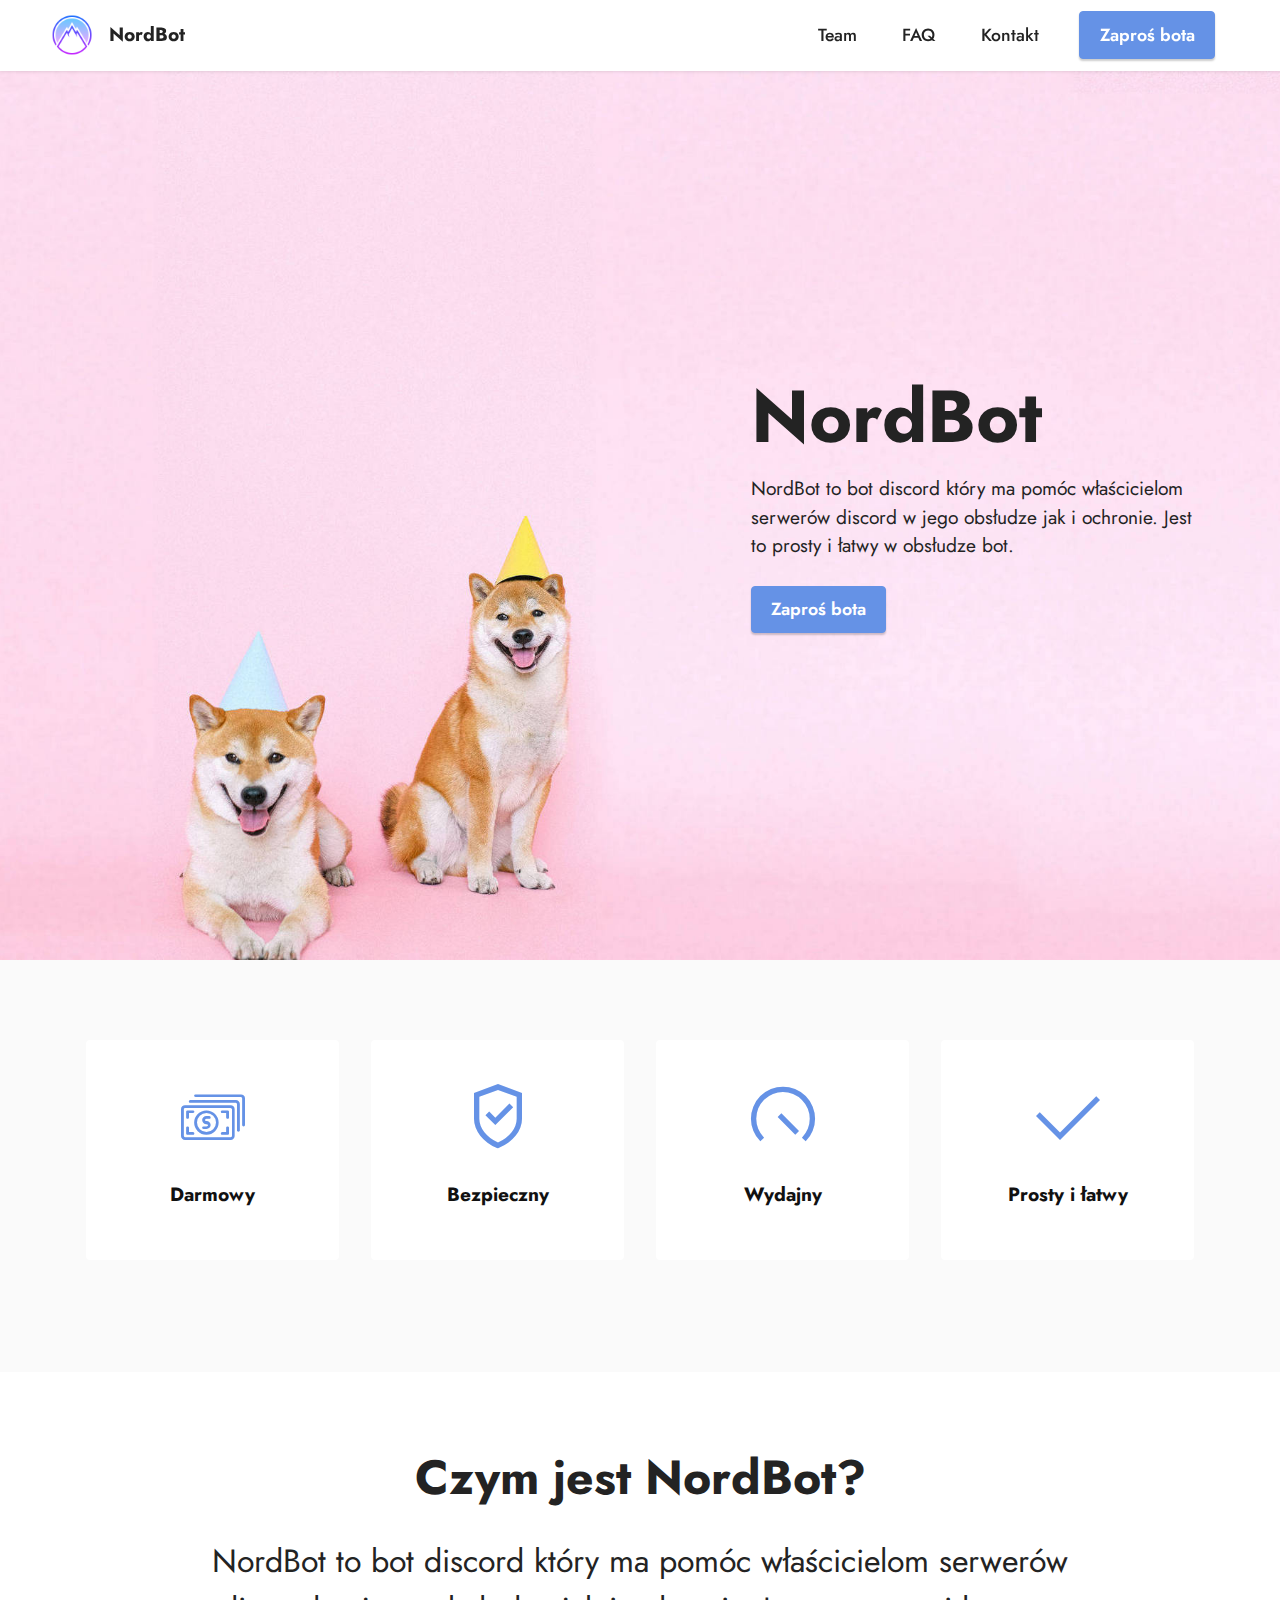
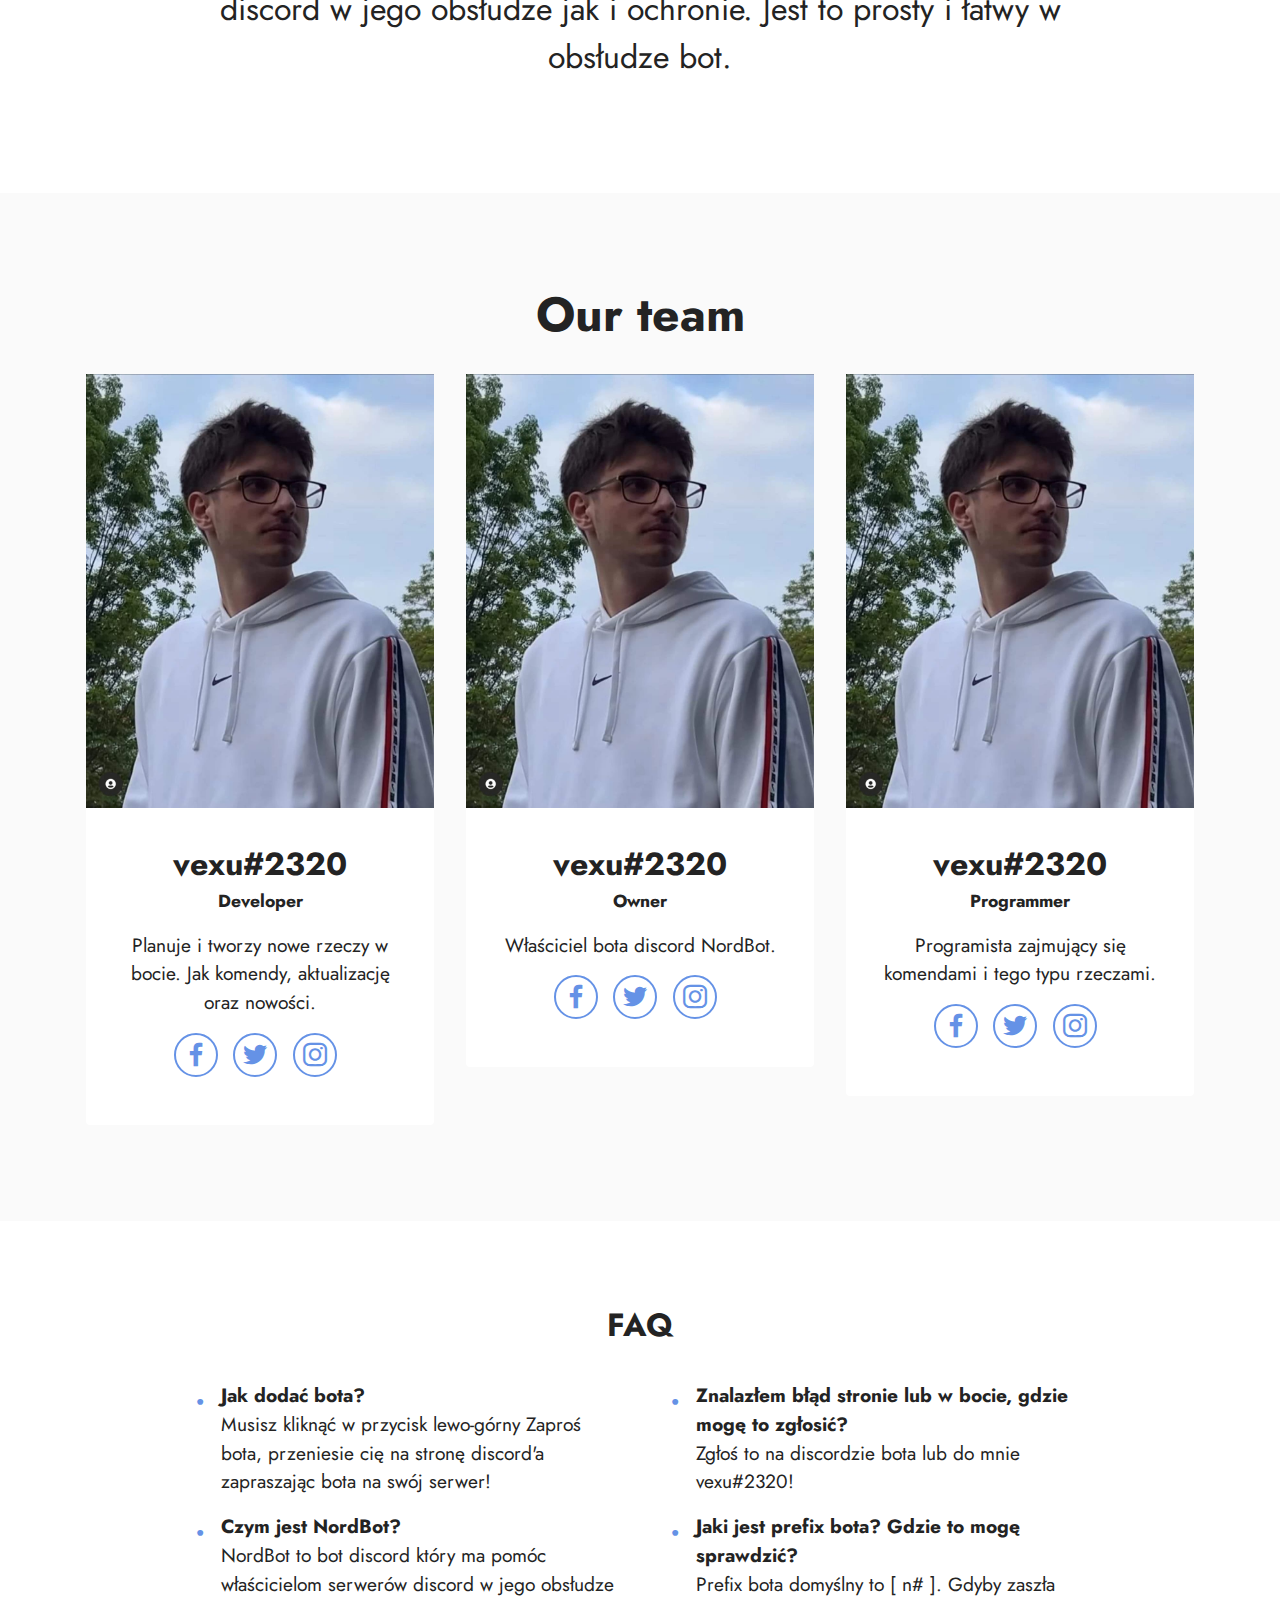
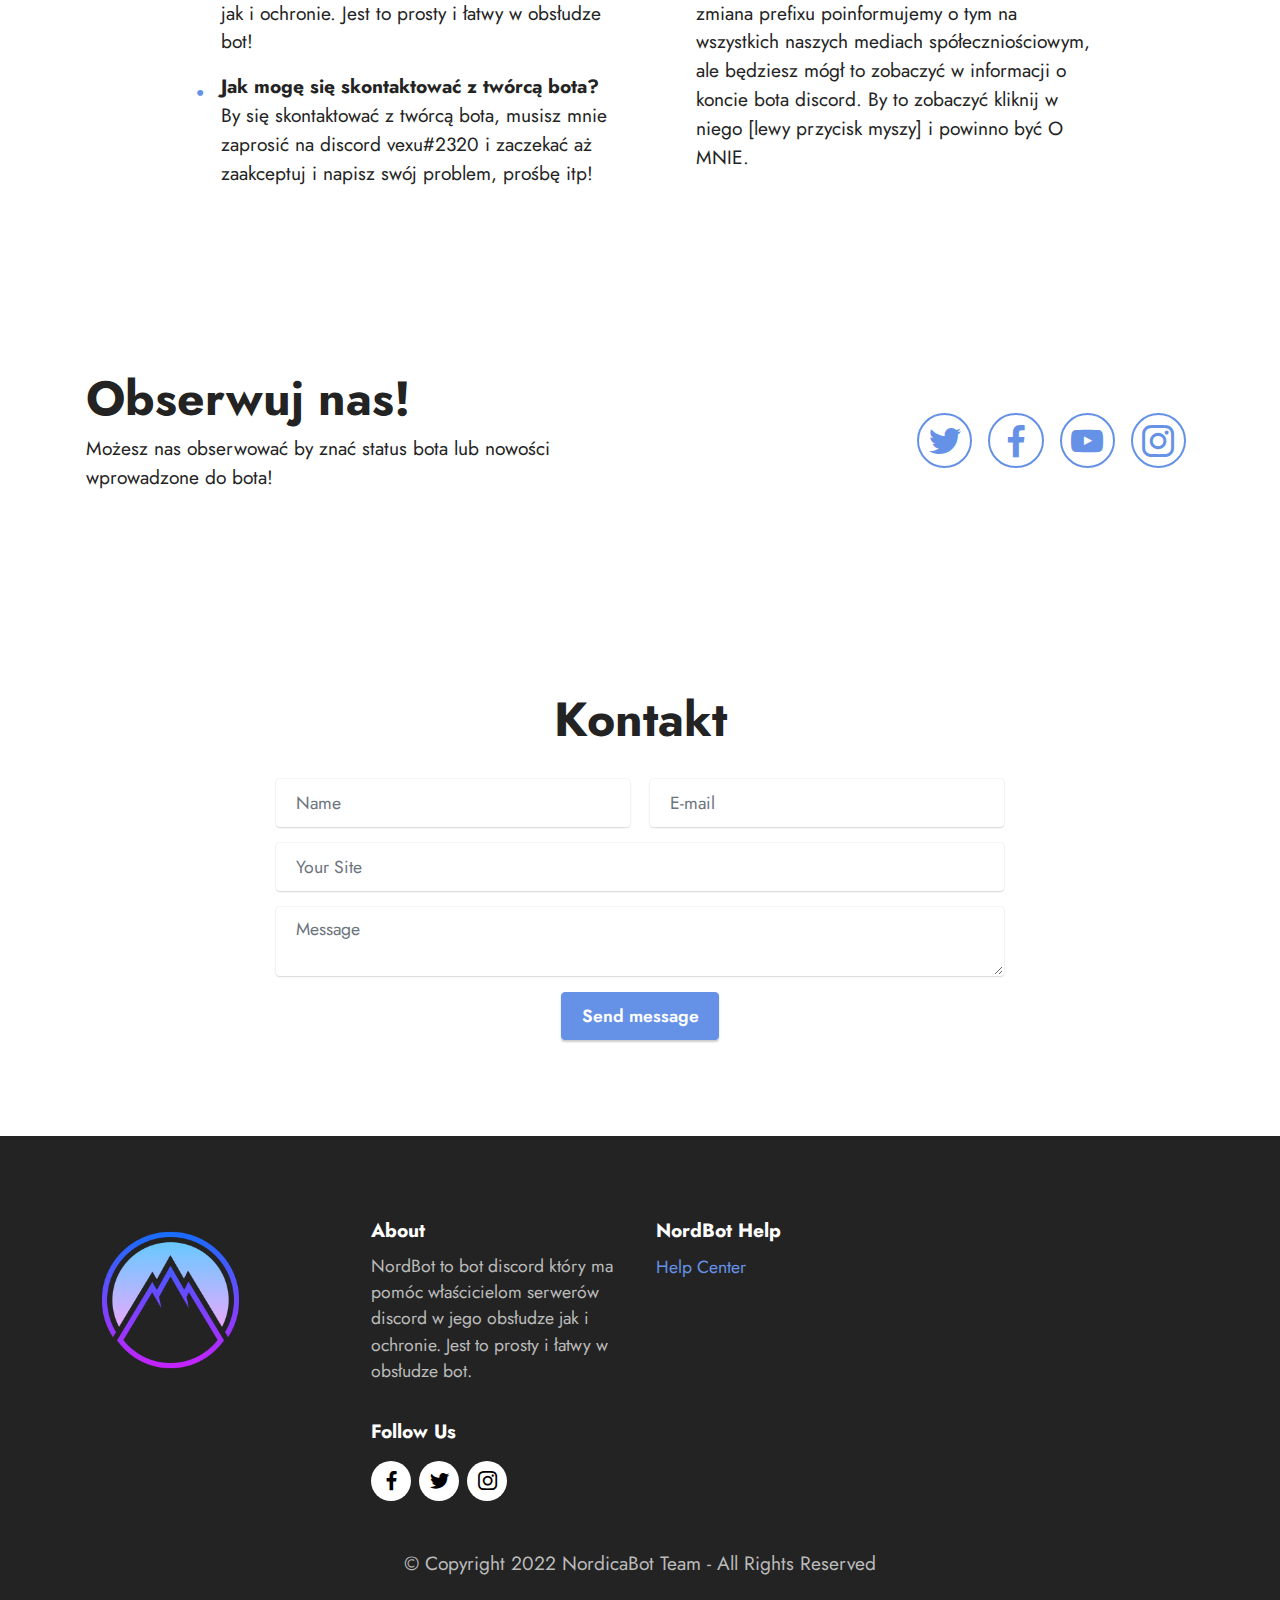
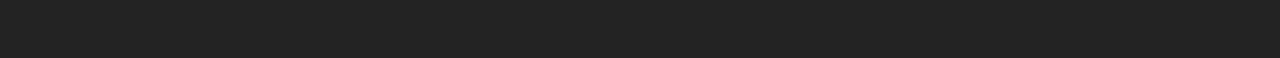
<file: index.html>
<!DOCTYPE html>
<html  >
<head>
  <!-- Site made with Mobirise Website Builder v5.6.8, https://mobirise.com -->
  <meta charset="UTF-8">
  <meta http-equiv="X-UA-Compatible" content="IE=edge">
  <meta name="generator" content="Mobirise v5.6.8, mobirise.com">
  <meta name="twitter:card" content="summary_large_image"/>
  <meta name="twitter:image:src" content="">
  <meta property="og:image" content="">
  <meta name="twitter:title" content="Home">
  <meta name="viewport" content="width=device-width, initial-scale=1, minimum-scale=1">
  <link rel="shortcut icon" href="assets/images/nord-bot.png" type="image/x-icon">
  <meta name="description" content="">
  
  
  <title>Home</title>
  <link rel="stylesheet" href="assets/web/assets/mobirise-icons2/mobirise2.css">
  <link rel="stylesheet" href="assets/web/assets/mobirise-icons/mobirise-icons.css">
  <link rel="stylesheet" href="assets/bootstrap/css/bootstrap.min.css">
  <link rel="stylesheet" href="assets/bootstrap/css/bootstrap-grid.min.css">
  <link rel="stylesheet" href="assets/bootstrap/css/bootstrap-reboot.min.css">
  <link rel="stylesheet" href="assets/dropdown/css/style.css">
  <link rel="stylesheet" href="assets/socicon/css/styles.css">
  <link rel="stylesheet" href="assets/theme/css/style.css">
  <link rel="preload" href="https://fonts.googleapis.com/css?family=Jost:100,200,300,400,500,600,700,800,900,100i,200i,300i,400i,500i,600i,700i,800i,900i&display=swap" as="style" onload="this.onload=null;this.rel='stylesheet'">
  <noscript><link rel="stylesheet" href="https://fonts.googleapis.com/css?family=Jost:100,200,300,400,500,600,700,800,900,100i,200i,300i,400i,500i,600i,700i,800i,900i&display=swap"></noscript>
  <link rel="preload" as="style" href="assets/mobirise/css/mbr-additional.css"><link rel="stylesheet" href="assets/mobirise/css/mbr-additional.css" type="text/css">
  
  
  
  
</head>
<body>
  
  <section data-bs-version="5.1" class="menu menu2 cid-t9lpayvU9u" once="menu" id="menu2-0">
    
    <nav class="navbar navbar-dropdown navbar-fixed-top navbar-expand-lg">
        <div class="container-fluid">
            <div class="navbar-brand">
                <span class="navbar-logo">
                    <a href="https://nordbotdiscord.github.io/pl">
                        <img src="assets/images/nord-bot.png" alt="" style="height: 3rem;">
                    </a>
                </span>
                <span class="navbar-caption-wrap"><a class="navbar-caption text-black text-primary display-7" href="https://nordbotdiscord.github.io/pl">NordBot</a></span>
            </div>
            <button class="navbar-toggler" type="button" data-toggle="collapse" data-bs-toggle="collapse" data-target="#navbarSupportedContent" data-bs-target="#navbarSupportedContent" aria-controls="navbarNavAltMarkup" aria-expanded="false" aria-label="Toggle navigation">
                <div class="hamburger">
                    <span></span>
                    <span></span>
                    <span></span>
                    <span></span>
                </div>
            </button>
            <div class="collapse navbar-collapse" id="navbarSupportedContent">
                <ul class="navbar-nav nav-dropdown" data-app-modern-menu="true"><li class="nav-item"><a class="nav-link link text-black text-primary display-4" href="index.html#team1-4">Team</a></li>
                    <li class="nav-item"><a class="nav-link link text-black text-primary display-4" href="index.html#content13-d">FAQ</a></li>
                    <li class="nav-item"><a class="nav-link link text-black text-primary display-4" href="index.html#form5-7">Kontakt</a>
                    </li></ul>
                
                <div class="navbar-buttons mbr-section-btn"><a class="btn btn-primary display-4" href="https://discord.com/api/oauth2/authorize?client_id=988568120052564009&permissions=8&scope=bot">Zaproś bota</a></div>
            </div>
        </div>
    </nav>
</section>

<section data-bs-version="5.1" class="header7 cid-t9lpfBzuc4 mbr-fullscreen" id="header7-1">

    

    
    

    <div class="text-right container">
        <div class="row justify-content-end">
            <div class="col-12 col-lg-5">
                <h1 class="mbr-section-title mbr-fonts-style mb-3 display-1"><strong>NordBot</strong></h1>
                
                <p class="mbr-text mbr-fonts-style display-7">NordBot to bot discord który ma pomóc właścicielom serwerów discord w jego obsłudze jak i ochronie. Jest to prosty i łatwy w obsłudze bot.<br></p>
                <div class="mbr-section-btn mt-3"><a class="btn btn-primary display-4" href="https://discord.com/api/oauth2/authorize?client_id=988568120052564009&permissions=8&scope=bot">Zaproś bota</a></div>
            </div>
        </div>
    </div>
</section>

<section data-bs-version="5.1" class="features1 cid-t9lppZAYHb" id="features2-2">

    

    
    
    <div class="container">
        <div class="row justify-content-center">
            <div class="col-12 col-md-6 col-lg-3">
                <div class="card-wrapper">
                    <div class="card-box align-center">
                        <span class="mbr-iconfont mbri-cash"></span>
                        <h4 class="card-title align-center mbr-black mbr-fonts-style display-7"><strong>Darmowy</strong></h4>
                    </div>
                </div>
            </div>
            <div class="col-12 col-md-6 col-lg-3">
                <div class="card-wrapper">
                    <div class="card-box align-center">
                        <span class="mbr-iconfont mobi-mbri-protect mobi-mbri"></span>
                        <h4 class="card-title align-center mbr-black mbr-fonts-style display-7"><strong>Bezpieczny</strong></h4>
                    </div>
                </div>
            </div>
            <div class="col-12 col-md-6 col-lg-3">
                <div class="card-wrapper">
                    <div class="card-box align-center">
                        <span class="mbr-iconfont mobi-mbri-speed mobi-mbri"></span>
                        <h4 class="card-title align-center mbr-black mbr-fonts-style display-7"><strong>Wydajny</strong></h4>
                    </div>
                </div>
            </div>
            <div class="col-12 col-md-6 col-lg-3">
                <div class="card-wrapper">
                    <div class="card-box align-center">
                        <span class="mbr-iconfont mobi-mbri-success mobi-mbri"></span>
                        <h4 class="card-title align-center mbr-black mbr-fonts-style display-7"><strong>Prosty i łatwy</strong></h4>
                    </div>
                </div>
            </div>
        </div>
    </div>
</section>

<section data-bs-version="5.1" class="content4 cid-t9lpBHsp1V" id="content4-3">
    

    
    
    <div class="container">
        <div class="row justify-content-center">
            <div class="title col-md-12 col-lg-10">
                <h3 class="mbr-section-title mbr-fonts-style align-center mb-4 display-2"><strong>Czym jest NordBot?</strong></h3>
                <h4 class="mbr-section-subtitle align-center mbr-fonts-style mb-4 display-5">NordBot to bot discord który ma pomóc właścicielom serwerów discord w jego obsłudze jak i ochronie. Jest to prosty i łatwy w obsłudze bot.</h4>
                
            </div>
        </div>
    </div>
</section>

<section data-bs-version="5.1" class="team1 cid-t9lpHSEsow" id="team1-4">
    

    
    
    <div class="container">
        <div class="row justify-content-center">
            <div class="col-12">
                <h3 class="mbr-section-title mbr-fonts-style align-center mb-4 display-2">
                    <strong>Our team</strong>
                </h3>
                
            </div>
            <div class="col-sm-6 col-lg-4">
                <div class="card-wrap">
                    <div class="image-wrap">
                        <img src="assets/images/281196917-1738765429794289-3897336322334501588-n.jpg" alt="Mobirise Website Builder">
                    </div>
                    <div class="content-wrap">
                        <h5 class="mbr-section-title card-title mbr-fonts-style align-center m-0 display-5"><strong>vexu#2320</strong></h5>
                        <h6 class="mbr-role mbr-fonts-style align-center mb-3 display-4"><strong>Developer</strong></h6>
                        <p class="card-text mbr-fonts-style align-center display-7">Planuje i tworzy nowe rzeczy w bocie. Jak komendy, aktualizację oraz nowości.</p>
                        <div class="social-row display-7">
                            <div class="soc-item">
                                <a href="http://google.com" target="_blank">
                                    <span class="mbr-iconfont socicon-facebook socicon"></span>
                                </a>
                            </div>
                            <div class="soc-item">
                                <a href="http://google.com" target="_blank">
                                    <span class="mbr-iconfont socicon-twitter socicon"></span>
                                </a>
                            </div>
                            <div class="soc-item">
                                <a href="http://google.com" target="_blank">
                                    <span class="mbr-iconfont socicon-instagram socicon"></span>
                                </a>
                            </div>
                            
                            
                        </div>
                        
                    </div>
                </div>
            </div>

            <div class="col-sm-6 col-lg-4">
                <div class="card-wrap">
                    <div class="image-wrap">
                        <img src="assets/images/281196917-1738765429794289-3897336322334501588-n.jpg" alt="Mobirise Website Builder">
                    </div>
                    <div class="content-wrap">
                        <h5 class="mbr-section-title card-title mbr-fonts-style align-center m-0 display-5"><strong>vexu#2320</strong></h5>
                        <h6 class="mbr-role mbr-fonts-style align-center mb-3 display-4"><strong>Owner</strong></h6>
                        <p class="card-text mbr-fonts-style align-center display-7">Właściciel bota discord NordBot.</p>
                        <div class="social-row display-7">
                            <div class="soc-item">
                                <a href="http://google.com" target="_blank">
                                    <span class="mbr-iconfont socicon-facebook socicon"></span>
                                </a>
                            </div>
                            <div class="soc-item">
                                <a href="http://google.com" target="_blank">
                                    <span class="mbr-iconfont socicon-twitter socicon"></span>
                                </a>
                            </div>
                            <div class="soc-item">
                                <a href="http://google.com" target="_blank">
                                    <span class="mbr-iconfont socicon-instagram socicon"></span>
                                </a>
                            </div>
                            
                            
                        </div>
                        
                    </div>
                </div>
            </div>

            <div class="col-sm-6 col-lg-4">
                <div class="card-wrap">
                    <div class="image-wrap">
                        <img src="assets/images/281196917-1738765429794289-3897336322334501588-n.jpg" alt="Mobirise Website Builder">
                    </div>
                    <div class="content-wrap">
                        <h5 class="mbr-section-title card-title mbr-fonts-style align-center m-0 display-5"><strong>vexu#2320</strong></h5>
                        <h6 class="mbr-role mbr-fonts-style align-center mb-3 display-4"><strong>Programmer</strong></h6>
                        <p class="card-text mbr-fonts-style align-center display-7">Programista zajmujący się komendami i tego typu rzeczami.</p>
                        <div class="social-row display-7">
                            <div class="soc-item">
                                <a href="http://google.com" target="_blank">
                                    <span class="mbr-iconfont socicon-facebook socicon"></span>
                                </a>
                            </div>
                            <div class="soc-item">
                                <a href="http://google.com" target="_blank">
                                    <span class="mbr-iconfont socicon-twitter socicon"></span>
                                </a>
                            </div>
                            <div class="soc-item">
                                <a href="http://google.com" target="_blank">
                                    <span class="mbr-iconfont socicon-instagram socicon"></span>
                                </a>
                            </div>
                            
                            
                        </div>
                        
                    </div>
                </div>
            </div>

            
        </div>
    </div>
</section>

<section data-bs-version="5.1" class="content13 cid-t9od0dSvCM" id="content13-d">
    

    
    
    <div class="container">
        <div class="row justify-content-center">
            <div class="col-md-12 col-lg-10">
                <h3 class="mbr-section-title mbr-fonts-style mb-4 display-5"><strong>FAQ</strong></h3>
            </div>
        </div>
        <div class="row justify-content-center">
            <div class="col-md-12 col-lg-10">
                <div class="row justify-content-center">
                    <div class="col-12 col-lg-6">
                        <ul class="list mbr-fonts-style display-7">
                            <li><strong>Jak dodać bota?</strong><br>Musisz kliknąć w przycisk lewo-górny Zaproś bota, przeniesie cię na stronę discord'a zapraszając bota na swój serwer!</li>
                            <li><strong>Czym jest NordBot?</strong><br>NordBot to bot discord który ma pomóc właścicielom serwerów discord w jego obsłudze jak i ochronie. Jest to prosty i łatwy w obsłudze bot!</li>
                            <li><strong>Jak mogę się skontaktować z twórcą bota?</strong><br>By się skontaktować z twórcą bota, musisz mnie zaprosić na discord vexu#2320 i zaczekać aż zaakceptuj i napisz swój problem, prośbę itp!</li>
                        </ul>
                    </div>
                    <div class="col-12 col-lg-6">
                        <ul class="list mbr-fonts-style display-7">
                            <li><strong>Znalazłem błąd stronie lub w bocie, gdzie mogę to zgłosić?</strong><br>Zgłoś to na discordzie bota lub do mnie vexu#2320!</li>
                            <li><strong>Jaki jest prefix bota? Gdzie to mogę sprawdzić?&nbsp;<br></strong>Prefix bota domyślny to [ n# ]. Gdyby zaszła zmiana prefixu poinformujemy o tym na wszystkich naszych mediach spółeczniościowym, ale będziesz mógł to zobaczyć w informacji o koncie bota discord. By to zobaczyć kliknij w niego [lewy przycisk myszy] i powinno być O MNIE.</li>
                        </ul>
                    </div>
                </div>
            </div>
        </div>
    </div>
</section>

<section data-bs-version="5.1" class="contacts4 cid-t9lpKnYfZL" id="contacts4-5">

    

    
    

    <div class="container">
        <div class="row align-items-center justify-content-center">
            <div class="text-content col-12 col-md-6">
                <h2 class="mbr-section-title mbr-fonts-style display-2"><strong>Obserwuj nas!</strong></h2>
                <p class="mbr-text mbr-fonts-style display-7">Możesz nas obserwować by znać status bota lub nowości wprowadzone do bota!</p>
            </div>
            <div class="icons d-flex align-items-center col-12 col-md-6 justify-content-end mt-md-0 mt-2 flex-wrap">
                <a href="http://google.com" target="_blank">
                    <span class="mbr-iconfont mbr-iconfont-social socicon-twitter socicon"></span>
                </a>
                <a href="http://google.com" target="_blank">
                    <span class="mbr-iconfont mbr-iconfont-social socicon-facebook socicon"></span>
                </a>
                <a href="http://google.com" target="_blank">
                    <span class="mbr-iconfont mbr-iconfont-social socicon-youtube socicon"></span>
                </a>
                <a href="http://google.com" target="_blank">
                    <span class="mbr-iconfont mbr-iconfont-social socicon-instagram socicon"></span>
                </a>
                
                
                
                
                
                
            </div>
        </div>
    </div>
    
</section>

<section data-bs-version="5.1" class="form5 cid-t9lpRhx2iy" id="form5-7">
    
    
    <div class="container">
        <div class="mbr-section-head">
            <h3 class="mbr-section-title mbr-fonts-style align-center mb-0 display-2"><strong>Kontakt</strong></h3>
            
        </div>
        <div class="row justify-content-center mt-4">
            <div class="col-lg-8 mx-auto mbr-form" data-form-type="formoid">
                <form action="https://mobirise.eu/" method="POST" class="mbr-form form-with-styler" data-form-title="Form Name"><input type="hidden" name="email" data-form-email="true" value="b7oFLvEKDHPALigAFQHJpmQ30wMWFSfj0PABDoTlH5XS6iiLbza7AcXELhNABKen4ctzOlq17rPODErI3RD7FhWfiSEAiP7ojjRUnjkWCTxrjR0ZRzRy4njKeDqNo4wR">
                    <div class="row">
                        <div hidden="hidden" data-form-alert="" class="alert alert-success col-12">Thanks for filling out the form!</div>
                        <div hidden="hidden" data-form-alert-danger="" class="alert alert-danger col-12">
                            Oops...! some problem!
                        </div>
                    </div>
                    <div class="dragArea row">
                        <div class="col-md col-sm-12 form-group mb-3" data-for="name">
                            <input type="text" name="name" placeholder="Name" data-form-field="name" class="form-control" value="" id="name-form5-7">
                        </div>
                        <div class="col-md col-sm-12 form-group mb-3" data-for="email">
                            <input type="email" name="email" placeholder="E-mail" data-form-field="email" class="form-control" value="" id="email-form5-7">
                        </div>
                        <div class="col-12 form-group mb-3" data-for="url">
                            <input type="url" name="url" placeholder="Your Site" data-form-field="url" class="form-control" value="" id="url-form5-7">
                        </div>
                        <div class="col-12 form-group mb-3" data-for="textarea">
                            <textarea name="textarea" placeholder="Message" data-form-field="textarea" class="form-control" id="textarea-form5-7"></textarea>
                        </div>
                        <div class="col-lg-12 col-md-12 col-sm-12 align-center mbr-section-btn"><button type="submit" class="btn btn-primary display-4">Send message</button></div>
                    </div>
                </form>
            </div>
        </div>
    </div>
</section>

<section data-bs-version="5.1" class="footer4 cid-t9lpOtEq6m" once="footers" id="footer4-6">

    

    
    
    <div class="container">
        <div class="row mbr-white">
            <div class="col-6 col-lg-3">
                <div class="media-wrap col-md-8 col-12">
                    <a href="https://nordbotdiscord.github.io/pl">
                        <img src="assets/images/nord-bot.png" alt="">
                    </a>
                </div>
            </div>
            <div class="col-12 col-md-6 col-lg-3">
                <h5 class="mbr-section-subtitle mbr-fonts-style mb-2 display-7">
                    <strong>About</strong>
                </h5>
                <p class="mbr-text mbr-fonts-style mb-4 display-4">NordBot to bot discord który ma pomóc właścicielom serwerów discord w jego obsłudze jak i ochronie. Jest to prosty i łatwy w obsłudze bot.</p>
                <h5 class="mbr-section-subtitle mbr-fonts-style mb-3 display-7">
                    <strong>Follow Us</strong>
                </h5>
                <div class="social-row display-7">
                    <div class="soc-item">
                        <a href="http://google.com" target="_blank">
                            <span class="mbr-iconfont socicon-facebook socicon"></span>
                        </a>
                    </div>
                    <div class="soc-item">
                        <a href="http://google.com" target="_blank">
                            <span class="mbr-iconfont socicon-twitter socicon"></span>
                        </a>
                    </div>
                    <div class="soc-item">
                        <a href="http://google.com" target="_blank">
                            <span class="mbr-iconfont socicon-instagram socicon"></span>
                        </a>
                    </div>
                    
                </div>
            </div>
            <div class="col-12 col-md-6 col-lg-3">
                <h5 class="mbr-section-subtitle mbr-fonts-style mb-2 display-7"><strong>NordBot Help</strong></h5>
                <ul class="list mbr-fonts-style display-4">
                    <li class="mbr-text item-wrap"><a href="helpcenter.html#contacts1-b" class="text-primary">Help Center</a></li><a href="helpcenter.html#contacts1-b" class="text-primary">
                    </a><li class="mbr-text item-wrap"><br></li>
                </ul>
            </div>
            <div class="col-12 col-md-6 col-lg-3">
                <h5 class="mbr-section-subtitle mbr-fonts-style mb-2 display-7"></h5>
                <ul class="list mbr-fonts-style display-4">
                    <li class="mbr-text item-wrap"><br></li>
                </ul>
            </div>
            <div class="col-12 mt-4">
                <p class="mbr-text mb-0 mbr-fonts-style copyright align-center display-7">
                    © Copyright 2022 NordicaBot Team - All Rights Reserved
                </p>
            </div>
        </div>
    </div>
  
  
</body>
</html>
</file>
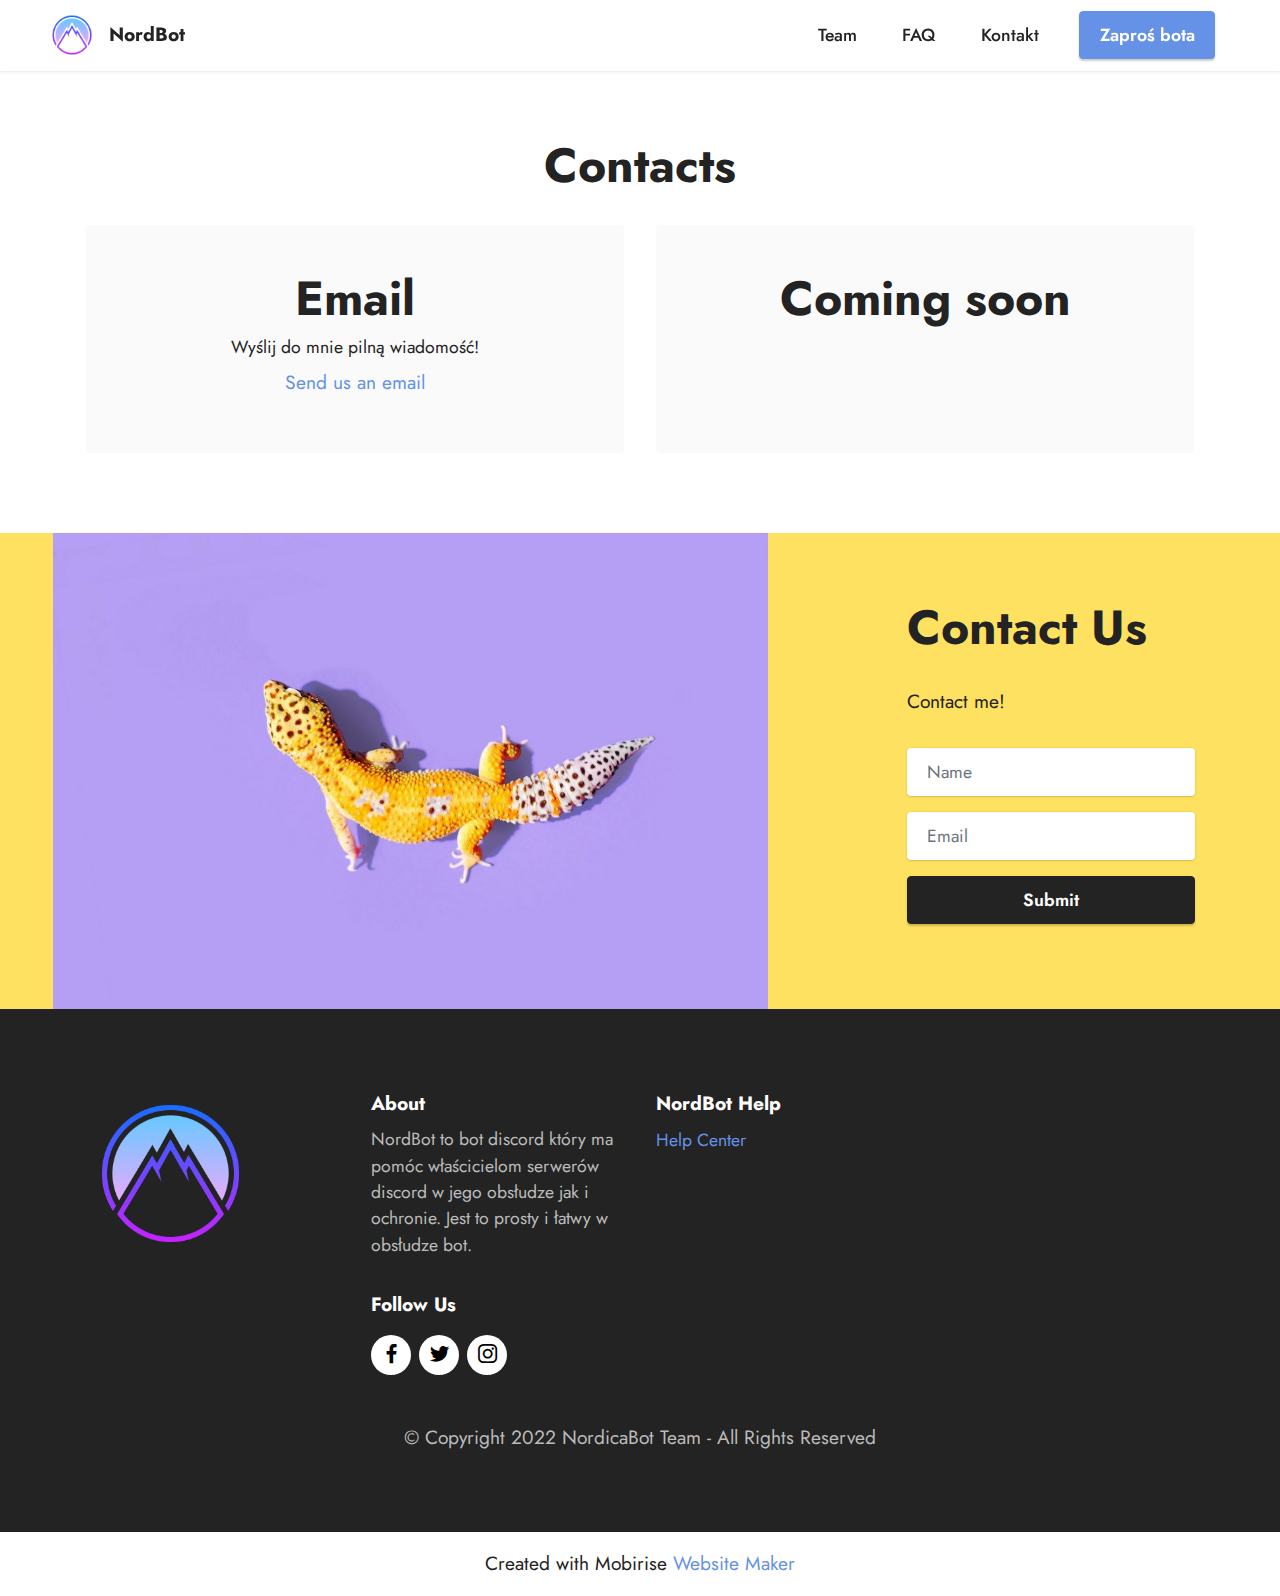
<file: helpcenter.html>
<!DOCTYPE html>
<html  >
<head>
  <!-- Site made with Mobirise Website Builder v5.6.8, https://mobirise.com -->
  <meta charset="UTF-8">
  <meta http-equiv="X-UA-Compatible" content="IE=edge">
  <meta name="generator" content="Mobirise v5.6.8, mobirise.com">
  <meta name="twitter:card" content="summary_large_image"/>
  <meta name="twitter:image:src" content="">
  <meta property="og:image" content="">
  <meta name="twitter:title" content="Help Center">
  <meta name="viewport" content="width=device-width, initial-scale=1, minimum-scale=1">
  <link rel="shortcut icon" href="assets/images/nord-bot.png" type="image/x-icon">
  <meta name="description" content="">
  
  
  <title>Help Center</title>
  <link rel="stylesheet" href="assets/web/assets/mobirise-icons2/mobirise2.css">
  <link rel="stylesheet" href="assets/bootstrap/css/bootstrap.min.css">
  <link rel="stylesheet" href="assets/bootstrap/css/bootstrap-grid.min.css">
  <link rel="stylesheet" href="assets/bootstrap/css/bootstrap-reboot.min.css">
  <link rel="stylesheet" href="assets/dropdown/css/style.css">
  <link rel="stylesheet" href="assets/socicon/css/styles.css">
  <link rel="stylesheet" href="assets/theme/css/style.css">
  <link rel="preload" href="https://fonts.googleapis.com/css?family=Jost:100,200,300,400,500,600,700,800,900,100i,200i,300i,400i,500i,600i,700i,800i,900i&display=swap" as="style" onload="this.onload=null;this.rel='stylesheet'">
  <noscript><link rel="stylesheet" href="https://fonts.googleapis.com/css?family=Jost:100,200,300,400,500,600,700,800,900,100i,200i,300i,400i,500i,600i,700i,800i,900i&display=swap"></noscript>
  <link rel="preload" as="style" href="assets/mobirise/css/mbr-additional.css"><link rel="stylesheet" href="assets/mobirise/css/mbr-additional.css" type="text/css">
  
  
  
  
</head>
<body>
  
  <section data-bs-version="5.1" class="menu menu2 cid-t9lpayvU9u" once="menu" id="menu2-9">
    
    <nav class="navbar navbar-dropdown navbar-fixed-top navbar-expand-lg">
        <div class="container-fluid">
            <div class="navbar-brand">
                <span class="navbar-logo">
                    <a href="https://nordbotdiscord.github.io/pl">
                        <img src="assets/images/nord-bot.png" alt="" style="height: 3rem;">
                    </a>
                </span>
                <span class="navbar-caption-wrap"><a class="navbar-caption text-black text-primary display-7" href="https://nordbotdiscord.github.io/pl">NordBot</a></span>
            </div>
            <button class="navbar-toggler" type="button" data-toggle="collapse" data-bs-toggle="collapse" data-target="#navbarSupportedContent" data-bs-target="#navbarSupportedContent" aria-controls="navbarNavAltMarkup" aria-expanded="false" aria-label="Toggle navigation">
                <div class="hamburger">
                    <span></span>
                    <span></span>
                    <span></span>
                    <span></span>
                </div>
            </button>
            <div class="collapse navbar-collapse" id="navbarSupportedContent">
                <ul class="navbar-nav nav-dropdown" data-app-modern-menu="true"><li class="nav-item"><a class="nav-link link text-black text-primary display-4" href="index.html#team1-4">Team</a></li>
                    <li class="nav-item"><a class="nav-link link text-black text-primary display-4" href="index.html#content13-d">FAQ</a></li>
                    <li class="nav-item"><a class="nav-link link text-black text-primary display-4" href="index.html#form5-7">Kontakt</a>
                    </li></ul>
                
                <div class="navbar-buttons mbr-section-btn"><a class="btn btn-primary display-4" href="https://discord.com/api/oauth2/authorize?client_id=988568120052564009&permissions=8&scope=bot">Zaproś bota</a></div>
            </div>
        </div>
    </nav>
</section>

<section data-bs-version="5.1" class="contacts1 cid-t9lxHivfr0" id="contacts1-b">

    

    
    
    <div class="container">
        <div class="mbr-section-head">
            <h3 class="mbr-section-title mbr-fonts-style align-center mb-0 display-2">
                <strong>Contacts</strong>
            </h3>
            <h4 class="mbr-section-subtitle mbr-fonts-style align-center mb-0 mt-2 display-5"></h4>
        </div>
        <div class="row justify-content-center mt-4">
            <div class="card col-12 col-lg-6">
                <div class="card-wrapper">
                    <div class="card-box align-center">
                        <div class="image-wrapper">
                            
                        </div>
                        <h4 class="card-title mbr-fonts-style mb-2 display-2">
                            <strong>Email</strong>
                        </h4>
                        <p class="mbr-text mbr-fonts-style mb-2 display-4">Wyślij do mnie pilną wiadomość!</p>
                        <h5 class="link mbr-fonts-style display-7"><a href="mailto:nordicaboteam@proton.me" class="text-primary">Send us an
                                email</a>
                        </h5>
                    </div>
                </div>
            </div>
            <div class="card col-12 col-lg-6">
                <div class="card-wrapper">
                    <div class="card-box align-center">
                        <div class="image-wrapper">
                            
                        </div>
                        <h4 class="card-title mbr-fonts-style align-center mb-2 display-2"><strong>Coming soon</strong></h4>
                        <p class="mbr-text mbr-fonts-style mb-2 display-4"></p>
                        <h5 class="link mbr-black mbr-fonts-style display-7"></h5>
                    </div>
                </div>
            </div>
        </div>
    </div>
</section>

<section data-bs-version="5.1" class="form3 cid-t9lxTCfdCn" id="form3-c">

    

    

    <div class="container-fluid">
        <div class="row justify-content-center">
            <div class="col-lg-7 col-12">
                <div class="image-wrapper">
                    <img class="w-100" src="assets/images/features6.jpg" alt="Mobirise Website Builder">
                </div>
            </div>
            <div class="col-lg-3 offset-lg-1 mbr-form" data-form-type="formoid">
                <form action="https://mobirise.eu/" method="POST" class="mbr-form form-with-styler" data-form-title="Form Name"><input type="hidden" name="email" data-form-email="true" value="Tdi1g/N5EE0pgGtHcPmsvpvB0t/E6ARlMNwwtG1DeRvF6mbW+hxDD3vFi/RZTPLfS//eRMeAQkCFVRb1bSKhL3ck151JwUYIh8gyBi12wpjvnc/EIfNf59iIjAu1XcGB">
                    <div class="row">
                        <div hidden="hidden" data-form-alert="" class="alert alert-success col-12">Thanks for filling out the form!</div>
                        <div hidden="hidden" data-form-alert-danger="" class="alert alert-danger col-12">
                            Oops...! some problem!
                        </div>
                    </div>
                    <div class="dragArea row">
                        <div class="col-lg-12 col-md-12 col-sm-12">
                            <h1 class="mbr-section-title mb-4 display-2">
                                <strong>Contact Us</strong>
                            </h1>
                        </div>
                        <div class="col-lg-12 col-md-12 col-sm-12">
                            <p class="mbr-text mbr-fonts-style mb-4 display-7">Contact me!</p>
                        </div>
                        <div data-for="name" class="col-lg-12 col-md col-sm-12 form-group mb-3">
                            <input type="text" name="name" placeholder="Name" data-form-field="name" class="form-control" value="" id="name-form3-c">
                        </div>
                        <div class="col-lg-12 col-md col-sm-12 form-group mb-3" data-for="email">
                            <input type="email" name="email" placeholder="Email" data-form-field="email" class="form-control" value="" id="email-form3-c">
                        </div>
                        <div class="col-md-auto col-12 mbr-section-btn">
                            <button type="submit" class="btn btn-black display-4">Submit</button>
                        </div>
                    </div>
                </form>
            </div>
            <div class="offset-lg-1"></div>
        </div>
    </div>
</section>

<section data-bs-version="5.1" class="footer4 cid-t9lpOtEq6m" once="footers" id="footer4-a">

    

    
    
    <div class="container">
        <div class="row mbr-white">
            <div class="col-6 col-lg-3">
                <div class="media-wrap col-md-8 col-12">
                    <a href="https://nordbotdiscord.github.io/pl">
                        <img src="assets/images/nord-bot.png" alt="">
                    </a>
                </div>
            </div>
            <div class="col-12 col-md-6 col-lg-3">
                <h5 class="mbr-section-subtitle mbr-fonts-style mb-2 display-7">
                    <strong>About</strong>
                </h5>
                <p class="mbr-text mbr-fonts-style mb-4 display-4">NordBot to bot discord który ma pomóc właścicielom serwerów discord w jego obsłudze jak i ochronie. Jest to prosty i łatwy w obsłudze bot.</p>
                <h5 class="mbr-section-subtitle mbr-fonts-style mb-3 display-7">
                    <strong>Follow Us</strong>
                </h5>
                <div class="social-row display-7">
                    <div class="soc-item">
                        <a href="http://google.com" target="_blank">
                            <span class="mbr-iconfont socicon-facebook socicon"></span>
                        </a>
                    </div>
                    <div class="soc-item">
                        <a href="http://google.com" target="_blank">
                            <span class="mbr-iconfont socicon-twitter socicon"></span>
                        </a>
                    </div>
                    <div class="soc-item">
                        <a href="http://google.com" target="_blank">
                            <span class="mbr-iconfont socicon-instagram socicon"></span>
                        </a>
                    </div>
                    
                </div>
            </div>
            <div class="col-12 col-md-6 col-lg-3">
                <h5 class="mbr-section-subtitle mbr-fonts-style mb-2 display-7"><strong>NordBot Help</strong></h5>
                <ul class="list mbr-fonts-style display-4">
                    <li class="mbr-text item-wrap"><a href="helpcenter.html#contacts1-b" class="text-primary">Help Center</a></li><a href="helpcenter.html#contacts1-b" class="text-primary">
                    </a><li class="mbr-text item-wrap"><br></li>
                </ul>
            </div>
            <div class="col-12 col-md-6 col-lg-3">
                <h5 class="mbr-section-subtitle mbr-fonts-style mb-2 display-7"></h5>
                <ul class="list mbr-fonts-style display-4">
                    <li class="mbr-text item-wrap"><br></li>
                </ul>
            </div>
            <div class="col-12 mt-4">
                <p class="mbr-text mb-0 mbr-fonts-style copyright align-center display-7">
                    © Copyright 2022 NordicaBot Team - All Rights Reserved
                </p>
            </div>
        </div>
    </div>
</section><section class="display-7" style="padding: 0;align-items: center;justify-content: center;flex-wrap: wrap;    align-content: center;display: flex;position: relative;height: 4rem;"><a href="https://mobiri.se/" style="flex: 1 1;height: 4rem;position: absolute;width: 100%;z-index: 1;"><img alt="" style="height: 4rem;" src="[data-uri]"></a><p style="margin: 0;text-align: center;" class="display-7">Created with Mobirise &#8204;</p><a style="z-index:1" href="https://mobirise.com/website-maker.html">Website Maker</a></section><script src="assets/bootstrap/js/bootstrap.bundle.min.js"></script>  <script src="assets/smoothscroll/smooth-scroll.js"></script>  <script src="assets/ytplayer/index.js"></script>  <script src="assets/dropdown/js/navbar-dropdown.js"></script>  <script src="assets/theme/js/script.js"></script>  <script src="assets/formoid/formoid.min.js"></script>  
  
  
</body>
</html>
</file>
<file: assets/web/assets/mobirise-icons2/mobirise2.css>
@font-face {
  font-family: 'Moririse2';
  font-display: swap;
  src:  url('mobirise2.eot?f2bix4');
  src:  url('mobirise2.eot?f2bix4#iefix') format('embedded-opentype'),
    url('mobirise2.ttf?f2bix4') format('truetype'),
    url('mobirise2.woff?f2bix4') format('woff'),
    url('mobirise2.svg?f2bix4#mobirise2') format('svg');
  font-weight: normal;
  font-style: normal;
}

[class^="mobi-"], [class*=" mobi-"] {
  /* use !important to prevent issues with browser extensions that change fonts */
  font-family: 'Moririse2' !important;
  speak: none;
  font-style: normal;
  font-weight: normal;
  font-variant: normal;
  text-transform: none;
  line-height: 1;

  /* Better Font Rendering =========== */
  -webkit-font-smoothing: antialiased;
  -moz-osx-font-smoothing: grayscale;
}

.mobi-mbri-add-submenu:before {
  content: "\e900";
}
.mobi-mbri-alert:before {
  content: "\e901";
}
.mobi-mbri-align-center:before {
  content: "\e902";
}
.mobi-mbri-align-justify:before {
  content: "\e903";
}
.mobi-mbri-align-left:before {
  content: "\e904";
}
.mobi-mbri-align-right:before {
  content: "\e905";
}
.mobi-mbri-android:before {
  content: "\e906";
}
.mobi-mbri-apple:before {
  content: "\e907";
}
.mobi-mbri-arrow-down:before {
  content: "\e908";
}
.mobi-mbri-arrow-next:before {
  content: "\e909";
}
.mobi-mbri-arrow-prev:before {
  content: "\e90a";
}
.mobi-mbri-arrow-up:before {
  content: "\e90b";
}
.mobi-mbri-bold:before {
  content: "\e90c";
}
.mobi-mbri-bookmark:before {
  content: "\e90d";
}
.mobi-mbri-bootstrap:before {
  content: "\e90e";
}
.mobi-mbri-briefcase:before {
  content: "\e90f";
}
.mobi-mbri-browse:before {
  content: "\e910";
}
.mobi-mbri-bulleted-list:before {
  content: "\e911";
}
.mobi-mbri-calendar:before {
  content: "\e912";
}
.mobi-mbri-camera:before {
  content: "\e913";
}
.mobi-mbri-cart-add:before {
  content: "\e914";
}
.mobi-mbri-cart-full:before {
  content: "\e915";
}
.mobi-mbri-cash:before {
  content: "\e916";
}
.mobi-mbri-change-style:before {
  content: "\e917";
}
.mobi-mbri-chat:before {
  content: "\e918";
}
.mobi-mbri-clock:before {
  content: "\e919";
}
.mobi-mbri-close:before {
  content: "\e91a";
}
.mobi-mbri-cloud:before {
  content: "\e91b";
}
.mobi-mbri-code:before {
  content: "\e91c";
}
.mobi-mbri-contact-form:before {
  content: "\e91d";
}
.mobi-mbri-credit-card:before {
  content: "\e91e";
}
.mobi-mbri-cursor-click:before {
  content: "\e91f";
}
.mobi-mbri-cust-feedback:before {
  content: "\e920";
}
.mobi-mbri-database:before {
  content: "\e921";
}
.mobi-mbri-delivery:before {
  content: "\e922";
}
.mobi-mbri-desktop:before {
  content: "\e923";
}
.mobi-mbri-devices:before {
  content: "\e924";
}
.mobi-mbri-down:before {
  content: "\e925";
}
.mobi-mbri-download-2:before {
  content: "\e926";
}
.mobi-mbri-download:before {
  content: "\e927";
}
.mobi-mbri-drag-n-drop-2:before {
  content: "\e928";
}
.mobi-mbri-drag-n-drop:before {
  content: "\e929";
}
.mobi-mbri-edit-2:before {
  content: "\e92a";
}
.mobi-mbri-edit:before {
  content: "\e92b";
}
.mobi-mbri-error:before {
  content: "\e92c";
}
.mobi-mbri-extension:before {
  content: "\e92d";
}
.mobi-mbri-features:before {
  content: "\e92e";
}
.mobi-mbri-file:before {
  content: "\e92f";
}
.mobi-mbri-flag:before {
  content: "\e930";
}
.mobi-mbri-folder:before {
  content: "\e931";
}
.mobi-mbri-gift:before {
  content: "\e932";
}
.mobi-mbri-github:before {
  content: "\e933";
}
.mobi-mbri-globe-2:before {
  content: "\e934";
}
.mobi-mbri-globe:before {
  content: "\e935";
}
.mobi-mbri-growing-chart:before {
  content: "\e936";
}
.mobi-mbri-hearth:before {
  content: "\e937";
}
.mobi-mbri-help:before {
  content: "\e938";
}
.mobi-mbri-home:before {
  content: "\e939";
}
.mobi-mbri-hot-cup:before {
  content: "\e93a";
}
.mobi-mbri-idea:before {
  content: "\e93b";
}
.mobi-mbri-image-gallery:before {
  content: "\e93c";
}
.mobi-mbri-image-slider:before {
  content: "\e93d";
}
.mobi-mbri-info:before {
  content: "\e93e";
}
.mobi-mbri-italic:before {
  content: "\e93f";
}
.mobi-mbri-key:before {
  content: "\e940";
}
.mobi-mbri-laptop:before {
  content: "\e941";
}
.mobi-mbri-layers:before {
  content: "\e942";
}
.mobi-mbri-left-right:before {
  content: "\e943";
}
.mobi-mbri-left:before {
  content: "\e944";
}
.mobi-mbri-letter:before {
  content: "\e945";
}
.mobi-mbri-like:before {
  content: "\e946";
}
.mobi-mbri-link:before {
  content: "\e947";
}
.mobi-mbri-lock:before {
  content: "\e948";
}
.mobi-mbri-login:before {
  content: "\e949";
}
.mobi-mbri-logout:before {
  content: "\e94a";
}
.mobi-mbri-magic-stick:before {
  content: "\e94b";
}
.mobi-mbri-map-pin:before {
  content: "\e94c";
}
.mobi-mbri-menu:before {
  content: "\e94d";
}
.mobi-mbri-mobile-2:before {
  content: "\e94e";
}
.mobi-mbri-mobile-horizontal:before {
  content: "\e94f";
}
.mobi-mbri-mobile:before {
  content: "\e950";
}
.mobi-mbri-mobirise:before {
  content: "\e951";
}
.mobi-mbri-more-horizontal:before {
  content: "\e952";
}
.mobi-mbri-more-vertical:before {
  content: "\e953";
}
.mobi-mbri-music:before {
  content: "\e954";
}
.mobi-mbri-new-file:before {
  content: "\e955";
}
.mobi-mbri-numbered-list:before {
  content: "\e956";
}
.mobi-mbri-opened-folder:before {
  content: "\e957";
}
.mobi-mbri-pages:before {
  content: "\e958";
}
.mobi-mbri-paper-plane:before {
  content: "\e959";
}
.mobi-mbri-paperclip:before {
  content: "\e95a";
}
.mobi-mbri-phone:before {
  content: "\e95b";
}
.mobi-mbri-photo:before {
  content: "\e95c";
}
.mobi-mbri-photos:before {
  content: "\e95d";
}
.mobi-mbri-pin:before {
  content: "\e95e";
}
.mobi-mbri-play:before {
  content: "\e95f";
}
.mobi-mbri-plus:before {
  content: "\e960";
}
.mobi-mbri-preview:before {
  content: "\e961";
}
.mobi-mbri-print:before {
  content: "\e962";
}
.mobi-mbri-protect:before {
  content: "\e963";
}
.mobi-mbri-question:before {
  content: "\e964";
}
.mobi-mbri-quote-left:before {
  content: "\e965";
}
.mobi-mbri-quote-right:before {
  content: "\e966";
}
.mobi-mbri-redo:before {
  content: "\e967";
}
.mobi-mbri-refresh:before {
  content: "\e968";
}
.mobi-mbri-responsive-2:before {
  content: "\e969";
}
.mobi-mbri-responsive:before {
  content: "\e96a";
}
.mobi-mbri-right:before {
  content: "\e96b";
}
.mobi-mbri-rocket:before {
  content: "\e96c";
}
.mobi-mbri-sad-face:before {
  content: "\e96d";
}
.mobi-mbri-sale:before {
  content: "\e96e";
}
.mobi-mbri-save:before {
  content: "\e96f";
}
.mobi-mbri-search:before {
  content: "\e970";
}
.mobi-mbri-setting-2:before {
  content: "\e971";
}
.mobi-mbri-setting-3:before {
  content: "\e972";
}
.mobi-mbri-setting:before {
  content: "\e973";
}
.mobi-mbri-share:before {
  content: "\e974";
}
.mobi-mbri-shopping-bag:before {
  content: "\e975";
}
.mobi-mbri-shopping-basket:before {
  content: "\e976";
}
.mobi-mbri-shopping-cart:before {
  content: "\e977";
}
.mobi-mbri-sites:before {
  content: "\e978";
}
.mobi-mbri-smile-face:before {
  content: "\e979";
}
.mobi-mbri-speed:before {
  content: "\e97a";
}
.mobi-mbri-star:before {
  content: "\e97b";
}
.mobi-mbri-success:before {
  content: "\e97c";
}
.mobi-mbri-sun:before {
  content: "\e97d";
}
.mobi-mbri-sun2:before {
  content: "\e97e";
}
.mobi-mbri-tablet-vertical:before {
  content: "\e97f";
}
.mobi-mbri-tablet:before {
  content: "\e980";
}
.mobi-mbri-target:before {
  content: "\e981";
}
.mobi-mbri-timer:before {
  content: "\e982";
}
.mobi-mbri-to-ftp:before {
  content: "\e983";
}
.mobi-mbri-to-local-drive:before {
  content: "\e984";
}
.mobi-mbri-touch-swipe:before {
  content: "\e985";
}
.mobi-mbri-touch:before {
  content: "\e986";
}
.mobi-mbri-trash:before {
  content: "\e987";
}
.mobi-mbri-underline:before {
  content: "\e988";
}
.mobi-mbri-undo:before {
  content: "\e989";
}
.mobi-mbri-unlink:before {
  content: "\e98a";
}
.mobi-mbri-unlock:before {
  content: "\e98b";
}
.mobi-mbri-up-down:before {
  content: "\e98c";
}
.mobi-mbri-up:before {
  content: "\e98d";
}
.mobi-mbri-update:before {
  content: "\e98e";
}
.mobi-mbri-upload-2:before {
  content: "\e98f";
}
.mobi-mbri-upload:before {
  content: "\e990";
}
.mobi-mbri-user-2:before {
  content: "\e991";
}
.mobi-mbri-user:before {
  content: "\e992";
}
.mobi-mbri-users:before {
  content: "\e993";
}
.mobi-mbri-video-play:before {
  content: "\e994";
}
.mobi-mbri-video:before {
  content: "\e995";
}
.mobi-mbri-watch:before {
  content: "\e996";
}
.mobi-mbri-website-theme-2:before {
  content: "\e997";
}
.mobi-mbri-website-theme:before {
  content: "\e998";
}
.mobi-mbri-wifi:before {
  content: "\e999";
}
.mobi-mbri-windows:before {
  content: "\e99a";
}
.mobi-mbri-zoom-in:before {
  content: "\e99b";
}
.mobi-mbri-zoom-out:before {
  content: "\e99c";
}
</file>
<file: assets/web/assets/mobirise-icons/mobirise-icons.css>
@font-face {
  font-family: 'MobiriseIcons';
  src:  url('mobirise-icons.eot?spat4u');
  src:  url('mobirise-icons.eot?spat4u#iefix') format('embedded-opentype'),
    url('mobirise-icons.ttf?spat4u') format('truetype'),
    url('mobirise-icons.woff?spat4u') format('woff'),
    url('mobirise-icons.svg?spat4u#MobiriseIcons') format('svg');
  font-weight: normal;
  font-style: normal;
  font-display: swap;
}

[class^="mbri-"], [class*=" mbri-"] {
  /* use !important to prevent issues with browser extensions that change fonts */
  font-family: MobiriseIcons !important;
  speak: none;
  font-style: normal;
  font-weight: normal;
  font-variant: normal;
  text-transform: none;
  line-height: 1;

  /* Better Font Rendering =========== */
  -webkit-font-smoothing: antialiased;
  -moz-osx-font-smoothing: grayscale;
}

.mbri-add-submenu:before {
  content: "\e900";
}
.mbri-alert:before {
  content: "\e901";
}
.mbri-align-center:before {
  content: "\e902";
}
.mbri-align-justify:before {
  content: "\e903";
}
.mbri-align-left:before {
  content: "\e904";
}
.mbri-align-right:before {
  content: "\e905";
}
.mbri-android:before {
  content: "\e906";
}
.mbri-apple:before {
  content: "\e907";
}
.mbri-arrow-down:before {
  content: "\e908";
}
.mbri-arrow-next:before {
  content: "\e909";
}
.mbri-arrow-prev:before {
  content: "\e90a";
}
.mbri-arrow-up:before {
  content: "\e90b";
}
.mbri-bold:before {
  content: "\e90c";
}
.mbri-bookmark:before {
  content: "\e90d";
}
.mbri-bootstrap:before {
  content: "\e90e";
}
.mbri-briefcase:before {
  content: "\e90f";
}
.mbri-browse:before {
  content: "\e910";
}
.mbri-bulleted-list:before {
  content: "\e911";
}
.mbri-calendar:before {
  content: "\e912";
}
.mbri-camera:before {
  content: "\e913";
}
.mbri-cart-add:before {
  content: "\e914";
}
.mbri-cart-full:before {
  content: "\e915";
}
.mbri-cash:before {
  content: "\e916";
}
.mbri-change-style:before {
  content: "\e917";
}
.mbri-chat:before {
  content: "\e918";
}
.mbri-clock:before {
  content: "\e919";
}
.mbri-close:before {
  content: "\e91a";
}
.mbri-cloud:before {
  content: "\e91b";
}
.mbri-code:before {
  content: "\e91c";
}
.mbri-contact-form:before {
  content: "\e91d";
}
.mbri-credit-card:before {
  content: "\e91e";
}
.mbri-cursor-click:before {
  content: "\e91f";
}
.mbri-cust-feedback:before {
  content: "\e920";
}
.mbri-database:before {
  content: "\e921";
}
.mbri-delivery:before {
  content: "\e922";
}
.mbri-desktop:before {
  content: "\e923";
}
.mbri-devices:before {
  content: "\e924";
}
.mbri-down:before {
  content: "\e925";
}
.mbri-download:before {
  content: "\e989";
}
.mbri-drag-n-drop:before {
  content: "\e927";
}
.mbri-drag-n-drop2:before {
  content: "\e928";
}
.mbri-edit:before {
  content: "\e929";
}
.mbri-edit2:before {
  content: "\e92a";
}
.mbri-error:before {
  content: "\e92b";
}
.mbri-extension:before {
  content: "\e92c";
}
.mbri-features:before {
  content: "\e92d";
}
.mbri-file:before {
  content: "\e92e";
}
.mbri-flag:before {
  content: "\e92f";
}
.mbri-folder:before {
  content: "\e930";
}
.mbri-gift:before {
  content: "\e931";
}
.mbri-github:before {
  content: "\e932";
}
.mbri-globe:before {
  content: "\e933";
}
.mbri-globe-2:before {
  content: "\e934";
}
.mbri-growing-chart:before {
  content: "\e935";
}
.mbri-hearth:before {
  content: "\e936";
}
.mbri-help:before {
  content: "\e937";
}
.mbri-home:before {
  content: "\e938";
}
.mbri-hot-cup:before {
  content: "\e939";
}
.mbri-idea:before {
  content: "\e93a";
}
.mbri-image-gallery:before {
  content: "\e93b";
}
.mbri-image-slider:before {
  content: "\e93c";
}
.mbri-info:before {
  content: "\e93d";
}
.mbri-italic:before {
  content: "\e93e";
}
.mbri-key:before {
  content: "\e93f";
}
.mbri-laptop:before {
  content: "\e940";
}
.mbri-layers:before {
  content: "\e941";
}
.mbri-left-right:before {
  content: "\e942";
}
.mbri-left:before {
  content: "\e943";
}
.mbri-letter:before {
  content: "\e944";
}
.mbri-like:before {
  content: "\e945";
}
.mbri-link:before {
  content: "\e946";
}
.mbri-lock:before {
  content: "\e947";
}
.mbri-login:before {
  content: "\e948";
}
.mbri-logout:before {
  content: "\e949";
}
.mbri-magic-stick:before {
  content: "\e94a";
}
.mbri-map-pin:before {
  content: "\e94b";
}
.mbri-menu:before {
  content: "\e94c";
}
.mbri-mobile:before {
  content: "\e94d";
}
.mbri-mobile2:before {
  content: "\e94e";
}
.mbri-mobirise:before {
  content: "\e94f";
}
.mbri-more-horizontal:before {
  content: "\e950";
}
.mbri-more-vertical:before {
  content: "\e951";
}
.mbri-music:before {
  content: "\e952";
}
.mbri-new-file:before {
  content: "\e953";
}
.mbri-numbered-list:before {
  content: "\e954";
}
.mbri-opened-folder:before {
  content: "\e955";
}
.mbri-pages:before {
  content: "\e956";
}
.mbri-paper-plane:before {
  content: "\e957";
}
.mbri-paperclip:before {
  content: "\e958";
}
.mbri-photo:before {
  content: "\e959";
}
.mbri-photos:before {
  content: "\e95a";
}
.mbri-pin:before {
  content: "\e95b";
}
.mbri-play:before {
  content: "\e95c";
}
.mbri-plus:before {
  content: "\e95d";
}
.mbri-preview:before {
  content: "\e95e";
}
.mbri-print:before {
  content: "\e95f";
}
.mbri-protect:before {
  content: "\e960";
}
.mbri-question:before {
  content: "\e961";
}
.mbri-quote-left:before {
  content: "\e962";
}
.mbri-quote-right:before {
  content: "\e963";
}
.mbri-refresh:before {
  content: "\e964";
}
.mbri-responsive:before {
  content: "\e965";
}
.mbri-right:before {
  content: "\e966";
}
.mbri-rocket:before {
  content: "\e967";
}
.mbri-sad-face:before {
  content: "\e968";
}
.mbri-sale:before {
  content: "\e969";
}
.mbri-save:before {
  content: "\e96a";
}
.mbri-search:before {
  content: "\e96b";
}
.mbri-setting:before {
  content: "\e96c";
}
.mbri-setting2:before {
  content: "\e96d";
}
.mbri-setting3:before {
  content: "\e96e";
}
.mbri-share:before {
  content: "\e96f";
}
.mbri-shopping-bag:before {
  content: "\e970";
}
.mbri-shopping-basket:before {
  content: "\e971";
}
.mbri-shopping-cart:before {
  content: "\e972";
}
.mbri-sites:before {
  content: "\e973";
}
.mbri-smile-face:before {
  content: "\e974";
}
.mbri-speed:before {
  content: "\e975";
}
.mbri-star:before {
  content: "\e976";
}
.mbri-success:before {
  content: "\e977";
}
.mbri-sun:before {
  content: "\e978";
}
.mbri-sun2:before {
  content: "\e979";
}
.mbri-tablet:before {
  content: "\e97a";
}
.mbri-tablet-vertical:before {
  content: "\e97b";
}
.mbri-target:before {
  content: "\e97c";
}
.mbri-timer:before {
  content: "\e97d";
}
.mbri-to-ftp:before {
  content: "\e97e";
}
.mbri-to-local-drive:before {
  content: "\e97f";
}
.mbri-touch-swipe:before {
  content: "\e980";
}
.mbri-touch:before {
  content: "\e981";
}
.mbri-trash:before {
  content: "\e982";
}
.mbri-underline:before {
  content: "\e983";
}
.mbri-unlink:before {
  content: "\e984";
}
.mbri-unlock:before {
  content: "\e985";
}
.mbri-up-down:before {
  content: "\e986";
}
.mbri-up:before {
  content: "\e987";
}
.mbri-update:before {
  content: "\e988";
}
.mbri-upload:before {
 content: "\e926"; 
}
.mbri-user:before {
  content: "\e98a";
}
.mbri-user2:before {
  content: "\e98b";
}
.mbri-users:before {
  content: "\e98c";
}
.mbri-video:before {
  content: "\e98d";
}
.mbri-video-play:before {
  content: "\e98e";
}
.mbri-watch:before {
  content: "\e98f";
}
.mbri-website-theme:before {
  content: "\e990";
}
.mbri-wifi:before {
  content: "\e991";
}
.mbri-windows:before {
  content: "\e992";
}
.mbri-zoom-out:before {
  content: "\e993";
}
.mbri-redo:before {
  content: "\e994";
}
.mbri-undo:before {
  content: "\e995";
}
</file>
<file: assets/dropdown/css/style.css>
.navbar-dropdown {
  left: 0;
  padding: 0;
  position: absolute;
  right: 0;
  top: 0;
  transition: all 0.45s ease;
  z-index: 1030;
  background: #282828; }
  .navbar-dropdown .navbar-logo {
    margin-right: 0.8rem;
    transition: margin 0.3s ease-in-out;
    vertical-align: middle; }
    .navbar-dropdown .navbar-logo img {
      height: 3.125rem;
      transition: all 0.3s ease-in-out; }
    .navbar-dropdown .navbar-logo.mbr-iconfont {
      font-size: 3.125rem;
      line-height: 3.125rem; }
  .navbar-dropdown .navbar-caption {
    font-weight: 700;
    white-space: normal;
    vertical-align: -4px;
    line-height: 3.125rem !important; }
    .navbar-dropdown .navbar-caption, .navbar-dropdown .navbar-caption:hover {
      color: inherit;
      text-decoration: none; }
  .navbar-dropdown .mbr-iconfont + .navbar-caption {
    vertical-align: -1px; }
  .navbar-dropdown.navbar-fixed-top {
    position: fixed; }
  .navbar-dropdown .navbar-brand span {
    vertical-align: -4px; }
  .navbar-dropdown.bg-color.transparent {
    background: none; }
  .navbar-dropdown.navbar-short .navbar-brand {
    padding: 0.625rem 0; }
    .navbar-dropdown.navbar-short .navbar-brand span {
      vertical-align: -1px; }
  .navbar-dropdown.navbar-short .navbar-caption {
    line-height: 2.375rem !important;
    vertical-align: -2px; }
  .navbar-dropdown.navbar-short .navbar-logo {
    margin-right: 0.5rem; }
    .navbar-dropdown.navbar-short .navbar-logo img {
      height: 2.375rem; }
    .navbar-dropdown.navbar-short .navbar-logo.mbr-iconfont {
      font-size: 2.375rem;
      line-height: 2.375rem; }
  .navbar-dropdown.navbar-short .mbr-table-cell {
    height: 3.625rem; }
  .navbar-dropdown .navbar-close {
    left: 0.6875rem;
    position: fixed;
    top: 0.75rem;
    z-index: 1000; }
  .navbar-dropdown .hamburger-icon {
    content: "";
    display: inline-block;
    vertical-align: middle;
    width: 16px;
    -webkit-box-shadow: 0 -6px 0 1px #282828,0 0 0 1px #282828,0 6px 0 1px #282828;
    -moz-box-shadow: 0 -6px 0 1px #282828,0 0 0 1px #282828,0 6px 0 1px #282828;
    box-shadow: 0 -6px 0 1px #282828,0 0 0 1px #282828,0 6px 0 1px #282828; }

.dropdown-menu .dropdown-toggle[data-toggle="dropdown-submenu"]::after {
  border-bottom: 0.35em solid transparent;
  border-left: 0.35em solid;
  border-right: 0;
  border-top: 0.35em solid transparent;
  margin-left: 0.3rem; }

.dropdown-menu .dropdown-item:focus {
  outline: 0; }

.nav-dropdown {
  font-size: 0.75rem;
  font-weight: 500;
  height: auto !important; }
  .nav-dropdown .nav-btn {
    padding-left: 1rem; }
  .nav-dropdown .link {
    margin: .667em 1.667em;
    font-weight: 500;
    padding: 0;
    transition: color .2s ease-in-out; }
    .nav-dropdown .link.dropdown-toggle {
      margin-right: 2.583em; }
      .nav-dropdown .link.dropdown-toggle::after {
        margin-left: .25rem;
        border-top: 0.35em solid;
        border-right: 0.35em solid transparent;
        border-left: 0.35em solid transparent;
        border-bottom: 0; }
      .nav-dropdown .link.dropdown-toggle[aria-expanded="true"] {
        margin: 0;
        padding: 0.667em 3.263em  0.667em 1.667em; }
  .nav-dropdown .link::after,
  .nav-dropdown .dropdown-item::after {
    color: inherit; }
  .nav-dropdown .btn {
    font-size: 0.75rem;
    font-weight: 700;
    letter-spacing: 0;
    margin-bottom: 0;
    padding-left: 1.25rem;
    padding-right: 1.25rem; }
  .nav-dropdown .dropdown-menu {
    border-radius: 0;
    border: 0;
    left: 0;
    margin: 0;
    padding-bottom: 1.25rem;
    padding-top: 1.25rem;
    position: relative; }
  .nav-dropdown .dropdown-submenu {
    margin-left: 0.125rem;
    top: 0; }
  .nav-dropdown .dropdown-item {
    font-weight: 500;
    line-height: 2;
    padding: 0.3846em 4.615em 0.3846em 1.5385em;
    position: relative;
    transition: color .2s ease-in-out, background-color .2s ease-in-out; }
    .nav-dropdown .dropdown-item::after {
      margin-top: -0.3077em;
      position: absolute;
      right: 1.1538em;
      top: 50%; }
    .nav-dropdown .dropdown-item:focus, .nav-dropdown .dropdown-item:hover {
      background: none; }

@media (max-width: 767px) {
  .nav-dropdown.navbar-toggleable-sm {
    bottom: 0;
    display: none;
    left: 0;
    overflow-x: hidden;
    position: fixed;
    top: 0;
    transform: translateX(-100%);
    -ms-transform: translateX(-100%);
    -webkit-transform: translateX(-100%);
    width: 18.75rem;
    z-index: 999; } }
.nav-dropdown.navbar-toggleable-xl {
  bottom: 0;
  display: none;
  left: 0;
  overflow-x: hidden;
  position: fixed;
  top: 0;
  transform: translateX(-100%);
  -ms-transform: translateX(-100%);
  -webkit-transform: translateX(-100%);
  width: 18.75rem;
  z-index: 999; }

.nav-dropdown-sm {
  display: block !important;
  overflow-x: hidden;
  overflow: auto;
  padding-top: 3.875rem; }
  .nav-dropdown-sm::after {
    content: "";
    display: block;
    height: 3rem;
    width: 100%; }
  .nav-dropdown-sm.collapse.in ~ .navbar-close {
    display: block !important; }
  .nav-dropdown-sm.collapsing, .nav-dropdown-sm.collapse.in {
    transform: translateX(0);
    -ms-transform: translateX(0);
    -webkit-transform: translateX(0);
    transition: all 0.25s ease-out;
    -webkit-transition: all 0.25s ease-out;
    background: #282828; }
  .nav-dropdown-sm.collapsing[aria-expanded="false"] {
    transform: translateX(-100%);
    -ms-transform: translateX(-100%);
    -webkit-transform: translateX(-100%); }
  .nav-dropdown-sm .nav-item {
    display: block;
    margin-left: 0 !important;
    padding-left: 0; }
  .nav-dropdown-sm .link,
  .nav-dropdown-sm .dropdown-item {
    border-top: 1px dotted rgba(255, 255, 255, 0.1);
    font-size: 0.8125rem;
    line-height: 1.6;
    margin: 0 !important;
    padding: 0.875rem 2.4rem 0.875rem 1.5625rem !important;
    position: relative;
    white-space: normal; }
    .nav-dropdown-sm .link:focus, .nav-dropdown-sm .link:hover,
    .nav-dropdown-sm .dropdown-item:focus,
    .nav-dropdown-sm .dropdown-item:hover {
      background: rgba(0, 0, 0, 0.2) !important;
      color: #c0a375; }
  .nav-dropdown-sm .nav-btn {
    position: relative;
    padding: 1.5625rem 1.5625rem 0 1.5625rem; }
    .nav-dropdown-sm .nav-btn::before {
      border-top: 1px dotted rgba(255, 255, 255, 0.1);
      content: "";
      left: 0;
      position: absolute;
      top: 0;
      width: 100%; }
    .nav-dropdown-sm .nav-btn + .nav-btn {
      padding-top: 0.625rem; }
      .nav-dropdown-sm .nav-btn + .nav-btn::before {
        display: none; }
  .nav-dropdown-sm .btn {
    padding: 0.625rem 0; }
  .nav-dropdown-sm .dropdown-toggle[data-toggle="dropdown-submenu"]::after {
    margin-left: .25rem;
    border-top: 0.35em solid;
    border-right: 0.35em solid transparent;
    border-left: 0.35em solid transparent;
    border-bottom: 0; }
  .nav-dropdown-sm .dropdown-toggle[data-toggle="dropdown-submenu"][aria-expanded="true"]::after {
    border-top: 0;
    border-right: 0.35em solid transparent;
    border-left: 0.35em solid transparent;
    border-bottom: 0.35em solid; }
  .nav-dropdown-sm .dropdown-menu {
    margin: 0;
    padding: 0;
    position: relative;
    top: 0;
    left: 0;
    width: 100%;
    border: 0;
    float: none;
    border-radius: 0;
    background: none; }
  .nav-dropdown-sm .dropdown-submenu {
    left: 100%;
    margin-left: 0.125rem;
    margin-top: -1.25rem;
    top: 0; }

.navbar-toggleable-sm .nav-dropdown .dropdown-menu {
  position: absolute; }

.navbar-toggleable-sm .nav-dropdown .dropdown-submenu {
  left: 100%;
  margin-left: 0.125rem;
  margin-top: -1.25rem;
  top: 0; }

.navbar-toggleable-sm.opened .nav-dropdown .dropdown-menu {
  position: relative; }

.navbar-toggleable-sm.opened .nav-dropdown .dropdown-submenu {
  left: 0;
  margin-left: 00rem;
  margin-top: 0rem;
  top: 0; }

.is-builder .nav-dropdown.collapsing {
  transition: none !important; }
</file>
<file: assets/socicon/css/styles.css>
@charset "UTF-8";

@font-face {
  font-family: 'Socicon';
  src:  url('../fonts/socicon.eot');
  src:  url('../fonts/socicon.eot?#iefix') format('embedded-opentype'),
    url('../fonts/socicon.woff2') format('woff2'),
    url('../fonts/socicon.ttf') format('truetype'),
    url('../fonts/socicon.woff') format('woff'),
    url('../fonts/socicon.svg#socicon') format('svg');
  font-weight: normal;
  font-style: normal;
  font-display: swap;
}

[data-icon]:before {
  font-family: "socicon" !important;
  content: attr(data-icon);
  font-style: normal !important;
  font-weight: normal !important;
  font-variant: normal !important;
  text-transform: none !important;
  speak: none;
  line-height: 1;
  -webkit-font-smoothing: antialiased;
  -moz-osx-font-smoothing: grayscale;
}

[class^="socicon-"], [class*=" socicon-"] {
  /* use !important to prevent issues with browser extensions that change fonts */
  font-family: 'Socicon' !important;
  speak: none;
  font-style: normal;
  font-weight: normal;
  font-variant: normal;
  text-transform: none;
  line-height: 1;

  /* Better Font Rendering =========== */
  -webkit-font-smoothing: antialiased;
  -moz-osx-font-smoothing: grayscale;
}

.socicon-eitaa:before {
  content: "\e97c";
}
.socicon-soroush:before {
  content: "\e97d";
}
.socicon-bale:before {
  content: "\e97e";
}
.socicon-zazzle:before {
  content: "\e97b";
}
.socicon-society6:before {
  content: "\e97a";
}
.socicon-redbubble:before {
  content: "\e979";
}
.socicon-avvo:before {
  content: "\e978";
}
.socicon-stitcher:before {
  content: "\e977";
}
.socicon-googlehangouts:before {
  content: "\e974";
}
.socicon-dlive:before {
  content: "\e975";
}
.socicon-vsco:before {
  content: "\e976";
}
.socicon-flipboard:before {
  content: "\e973";
}
.socicon-ubuntu:before {
  content: "\e958";
}
.socicon-artstation:before {
  content: "\e959";
}
.socicon-invision:before {
  content: "\e95a";
}
.socicon-torial:before {
  content: "\e95b";
}
.socicon-collectorz:before {
  content: "\e95c";
}
.socicon-seenthis:before {
  content: "\e95d";
}
.socicon-googleplaymusic:before {
  content: "\e95e";
}
.socicon-debian:before {
  content: "\e95f";
}
.socicon-filmfreeway:before {
  content: "\e960";
}
.socicon-gnome:before {
  content: "\e961";
}
.socicon-itchio:before {
  content: "\e962";
}
.socicon-jamendo:before {
  content: "\e963";
}
.socicon-mix:before {
  content: "\e964";
}
.socicon-sharepoint:before {
  content: "\e965";
}
.socicon-tinder:before {
  content: "\e966";
}
.socicon-windguru:before {
  content: "\e967";
}
.socicon-cdbaby:before {
  content: "\e968";
}
.socicon-elementaryos:before {
  content: "\e969";
}
.socicon-stage32:before {
  content: "\e96a";
}
.socicon-tiktok:before {
  content: "\e96b";
}
.socicon-gitter:before {
  content: "\e96c";
}
.socicon-letterboxd:before {
  content: "\e96d";
}
.socicon-threema:before {
  content: "\e96e";
}
.socicon-splice:before {
  content: "\e96f";
}
.socicon-metapop:before {
  content: "\e970";
}
.socicon-naver:before {
  content: "\e971";
}
.socicon-remote:before {
  content: "\e972";
}
.socicon-internet:before {
  content: "\e957";
}
.socicon-moddb:before {
  content: "\e94b";
}
.socicon-indiedb:before {
  content: "\e94c";
}
.socicon-traxsource:before {
  content: "\e94d";
}
.socicon-gamefor:before {
  content: "\e94e";
}
.socicon-pixiv:before {
  content: "\e94f";
}
.socicon-myanimelist:before {
  content: "\e950";
}
.socicon-blackberry:before {
  content: "\e951";
}
.socicon-wickr:before {
  content: "\e952";
}
.socicon-spip:before {
  content: "\e953";
}
.socicon-napster:before {
  content: "\e954";
}
.socicon-beatport:before {
  content: "\e955";
}
.socicon-hackerone:before {
  content: "\e956";
}
.socicon-hackernews:before {
  content: "\e946";
}
.socicon-smashwords:before {
  content: "\e947";
}
.socicon-kobo:before {
  content: "\e948";
}
.socicon-bookbub:before {
  content: "\e949";
}
.socicon-mailru:before {
  content: "\e94a";
}
.socicon-gitlab:before {
  content: "\e945";
}
.socicon-instructables:before {
  content: "\e944";
}
.socicon-portfolio:before {
  content: "\e943";
}
.socicon-codered:before {
  content: "\e940";
}
.socicon-origin:before {
  content: "\e941";
}
.socicon-nextdoor:before {
  content: "\e942";
}
.socicon-udemy:before {
  content: "\e93f";
}
.socicon-livemaster:before {
  content: "\e93e";
}
.socicon-crunchbase:before {
  content: "\e93b";
}
.socicon-homefy:before {
  content: "\e93c";
}
.socicon-calendly:before {
  content: "\e93d";
}
.socicon-realtor:before {
  content: "\e90f";
}
.socicon-tidal:before {
  content: "\e910";
}
.socicon-qobuz:before {
  content: "\e911";
}
.socicon-natgeo:before {
  content: "\e912";
}
.socicon-mastodon:before {
  content: "\e913";
}
.socicon-unsplash:before {
  content: "\e914";
}
.socicon-homeadvisor:before {
  content: "\e915";
}
.socicon-angieslist:before {
  content: "\e916";
}
.socicon-codepen:before {
  content: "\e917";
}
.socicon-slack:before {
  content: "\e918";
}
.socicon-openaigym:before {
  content: "\e919";
}
.socicon-logmein:before {
  content: "\e91a";
}
.socicon-fiverr:before {
  content: "\e91b";
}
.socicon-gotomeeting:before {
  content: "\e91c";
}
.socicon-aliexpress:before {
  content: "\e91d";
}
.socicon-guru:before {
  content: "\e91e";
}
.socicon-appstore:before {
  content: "\e91f";
}
.socicon-homes:before {
  content: "\e920";
}
.socicon-zoom:before {
  content: "\e921";
}
.socicon-alibaba:before {
  content: "\e922";
}
.socicon-craigslist:before {
  content: "\e923";
}
.socicon-wix:before {
  content: "\e924";
}
.socicon-redfin:before {
  content: "\e925";
}
.socicon-googlecalendar:before {
  content: "\e926";
}
.socicon-shopify:before {
  content: "\e927";
}
.socicon-freelancer:before {
  content: "\e928";
}
.socicon-seedrs:before {
  content: "\e929";
}
.socicon-bing:before {
  content: "\e92a";
}
.socicon-doodle:before {
  content: "\e92b";
}
.socicon-bonanza:before {
  content: "\e92c";
}
.socicon-squarespace:before {
  content: "\e92d";
}
.socicon-toptal:before {
  content: "\e92e";
}
.socicon-gust:before {
  content: "\e92f";
}
.socicon-ask:before {
  content: "\e930";
}
.socicon-trulia:before {
  content: "\e931";
}
.socicon-loomly:before {
  content: "\e932";
}
.socicon-ghost:before {
  content: "\e933";
}
.socicon-upwork:before {
  content: "\e934";
}
.socicon-fundable:before {
  content: "\e935";
}
.socicon-booking:before {
  content: "\e936";
}
.socicon-googlemaps:before {
  content: "\e937";
}
.socicon-zillow:before {
  content: "\e938";
}
.socicon-niconico:before {
  content: "\e939";
}
.socicon-toneden:before {
  content: "\e93a";
}
.socicon-augment:before {
  content: "\e908";
}
.socicon-bitbucket:before {
  content: "\e909";
}
.socicon-fyuse:before {
  content: "\e90a";
}
.socicon-yt-gaming:before {
  content: "\e90b";
}
.socicon-sketchfab:before {
  content: "\e90c";
}
.socicon-mobcrush:before {
  content: "\e90d";
}
.socicon-microsoft:before {
  content: "\e90e";
}
.socicon-pandora:before {
  content: "\e907";
}
.socicon-messenger:before {
  content: "\e906";
}
.socicon-gamewisp:before {
  content: "\e905";
}
.socicon-bloglovin:before {
  content: "\e904";
}
.socicon-tunein:before {
  content: "\e903";
}
.socicon-gamejolt:before {
  content: "\e901";
}
.socicon-trello:before {
  content: "\e902";
}
.socicon-spreadshirt:before {
  content: "\e900";
}
.socicon-500px:before {
  content: "\e000";
}
.socicon-8tracks:before {
  content: "\e001";
}
.socicon-airbnb:before {
  content: "\e002";
}
.socicon-alliance:before {
  content: "\e003";
}
.socicon-amazon:before {
  content: "\e004";
}
.socicon-amplement:before {
  content: "\e005";
}
.socicon-android:before {
  content: "\e006";
}
.socicon-angellist:before {
  content: "\e007";
}
.socicon-apple:before {
  content: "\e008";
}
.socicon-appnet:before {
  content: "\e009";
}
.socicon-baidu:before {
  content: "\e00a";
}
.socicon-bandcamp:before {
  content: "\e00b";
}
.socicon-battlenet:before {
  content: "\e00c";
}
.socicon-mixer:before {
  content: "\e00d";
}
.socicon-bebee:before {
  content: "\e00e";
}
.socicon-bebo:before {
  content: "\e00f";
}
.socicon-behance:before {
  content: "\e010";
}
.socicon-blizzard:before {
  content: "\e011";
}
.socicon-blogger:before {
  content: "\e012";
}
.socicon-buffer:before {
  content: "\e013";
}
.socicon-chrome:before {
  content: "\e014";
}
.socicon-coderwall:before {
  content: "\e015";
}
.socicon-curse:before {
  content: "\e016";
}
.socicon-dailymotion:before {
  content: "\e017";
}
.socicon-deezer:before {
  content: "\e018";
}
.socicon-delicious:before {
  content: "\e019";
}
.socicon-deviantart:before {
  content: "\e01a";
}
.socicon-diablo:before {
  content: "\e01b";
}
.socicon-digg:before {
  content: "\e01c";
}
.socicon-discord:before {
  content: "\e01d";
}
.socicon-disqus:before {
  content: "\e01e";
}
.socicon-douban:before {
  content: "\e01f";
}
.socicon-draugiem:before {
  content: "\e020";
}
.socicon-dribbble:before {
  content: "\e021";
}
.socicon-drupal:before {
  content: "\e022";
}
.socicon-ebay:before {
  content: "\e023";
}
.socicon-ello:before {
  content: "\e024";
}
.socicon-endomodo:before {
  content: "\e025";
}
.socicon-envato:before {
  content: "\e026";
}
.socicon-etsy:before {
  content: "\e027";
}
.socicon-facebook:before {
  content: "\e028";
}
.socicon-feedburner:before {
  content: "\e029";
}
.socicon-filmweb:before {
  content: "\e02a";
}
.socicon-firefox:before {
  content: "\e02b";
}
.socicon-flattr:before {
  content: "\e02c";
}
.socicon-flickr:before {
  content: "\e02d";
}
.socicon-formulr:before {
  content: "\e02e";
}
.socicon-forrst:before {
  content: "\e02f";
}
.socicon-foursquare:before {
  content: "\e030";
}
.socicon-friendfeed:before {
  content: "\e031";
}
.socicon-github:before {
  content: "\e032";
}
.socicon-goodreads:before {
  content: "\e033";
}
.socicon-google:before {
  content: "\e034";
}
.socicon-googlescholar:before {
  content: "\e035";
}
.socicon-googlegroups:before {
  content: "\e036";
}
.socicon-googlephotos:before {
  content: "\e037";
}
.socicon-googleplus:before {
  content: "\e038";
}
.socicon-grooveshark:before {
  content: "\e039";
}
.socicon-hackerrank:before {
  content: "\e03a";
}
.socicon-hearthstone:before {
  content: "\e03b";
}
.socicon-hellocoton:before {
  content: "\e03c";
}
.socicon-heroes:before {
  content: "\e03d";
}
.socicon-smashcast:before {
  content: "\e03e";
}
.socicon-horde:before {
  content: "\e03f";
}
.socicon-houzz:before {
  content: "\e040";
}
.socicon-icq:before {
  content: "\e041";
}
.socicon-identica:before {
  content: "\e042";
}
.socicon-imdb:before {
  content: "\e043";
}
.socicon-instagram:before {
  content: "\e044";
}
.socicon-issuu:before {
  content: "\e045";
}
.socicon-istock:before {
  content: "\e046";
}
.socicon-itunes:before {
  content: "\e047";
}
.socicon-keybase:before {
  content: "\e048";
}
.socicon-lanyrd:before {
  content: "\e049";
}
.socicon-lastfm:before {
  content: "\e04a";
}
.socicon-line:before {
  content: "\e04b";
}
.socicon-linkedin:before {
  content: "\e04c";
}
.socicon-livejournal:before {
  content: "\e04d";
}
.socicon-lyft:before {
  content: "\e04e";
}
.socicon-macos:before {
  content: "\e04f";
}
.socicon-mail:before {
  content: "\e050";
}
.socicon-medium:before {
  content: "\e051";
}
.socicon-meetup:before {
  content: "\e052";
}
.socicon-mixcloud:before {
  content: "\e053";
}
.socicon-modelmayhem:before {
  content: "\e054";
}
.socicon-mumble:before {
  content: "\e055";
}
.socicon-myspace:before {
  content: "\e056";
}
.socicon-newsvine:before {
  content: "\e057";
}
.socicon-nintendo:before {
  content: "\e058";
}
.socicon-npm:before {
  content: "\e059";
}
.socicon-odnoklassniki:before {
  content: "\e05a";
}
.socicon-openid:before {
  content: "\e05b";
}
.socicon-opera:before {
  content: "\e05c";
}
.socicon-outlook:before {
  content: "\e05d";
}
.socicon-overwatch:before {
  content: "\e05e";
}
.socicon-patreon:before {
  content: "\e05f";
}
.socicon-paypal:before {
  content: "\e060";
}
.socicon-periscope:before {
  content: "\e061";
}
.socicon-persona:before {
  content: "\e062";
}
.socicon-pinterest:before {
  content: "\e063";
}
.socicon-play:before {
  content: "\e064";
}
.socicon-player:before {
  content: "\e065";
}
.socicon-playstation:before {
  content: "\e066";
}
.socicon-pocket:before {
  content: "\e067";
}
.socicon-qq:before {
  content: "\e068";
}
.socicon-quora:before {
  content: "\e069";
}
.socicon-raidcall:before {
  content: "\e06a";
}
.socicon-ravelry:before {
  content: "\e06b";
}
.socicon-reddit:before {
  content: "\e06c";
}
.socicon-renren:before {
  content: "\e06d";
}
.socicon-researchgate:before {
  content: "\e06e";
}
.socicon-residentadvisor:before {
  content: "\e06f";
}
.socicon-reverbnation:before {
  content: "\e070";
}
.socicon-rss:before {
  content: "\e071";
}
.socicon-sharethis:before {
  content: "\e072";
}
.socicon-skype:before {
  content: "\e073";
}
.socicon-slideshare:before {
  content: "\e074";
}
.socicon-smugmug:before {
  content: "\e075";
}
.socicon-snapchat:before {
  content: "\e076";
}
.socicon-songkick:before {
  content: "\e077";
}
.socicon-soundcloud:before {
  content: "\e078";
}
.socicon-spotify:before {
  content: "\e079";
}
.socicon-stackexchange:before {
  content: "\e07a";
}
.socicon-stackoverflow:before {
  content: "\e07b";
}
.socicon-starcraft:before {
  content: "\e07c";
}
.socicon-stayfriends:before {
  content: "\e07d";
}
.socicon-steam:before {
  content: "\e07e";
}
.socicon-storehouse:before {
  content: "\e07f";
}
.socicon-strava:before {
  content: "\e080";
}
.socicon-streamjar:before {
  content: "\e081";
}
.socicon-stumbleupon:before {
  content: "\e082";
}
.socicon-swarm:before {
  content: "\e083";
}
.socicon-teamspeak:before {
  content: "\e084";
}
.socicon-teamviewer:before {
  content: "\e085";
}
.socicon-technorati:before {
  content: "\e086";
}
.socicon-telegram:before {
  content: "\e087";
}
.socicon-tripadvisor:before {
  content: "\e088";
}
.socicon-tripit:before {
  content: "\e089";
}
.socicon-triplej:before {
  content: "\e08a";
}
.socicon-tumblr:before {
  content: "\e08b";
}
.socicon-twitch:before {
  content: "\e08c";
}
.socicon-twitter:before {
  content: "\e08d";
}
.socicon-uber:before {
  content: "\e08e";
}
.socicon-ventrilo:before {
  content: "\e08f";
}
.socicon-viadeo:before {
  content: "\e090";
}
.socicon-viber:before {
  content: "\e091";
}
.socicon-viewbug:before {
  content: "\e092";
}
.socicon-vimeo:before {
  content: "\e093";
}
.socicon-vine:before {
  content: "\e094";
}
.socicon-vkontakte:before {
  content: "\e095";
}
.socicon-warcraft:before {
  content: "\e096";
}
.socicon-wechat:before {
  content: "\e097";
}
.socicon-weibo:before {
  content: "\e098";
}
.socicon-whatsapp:before {
  content: "\e099";
}
.socicon-wikipedia:before {
  content: "\e09a";
}
.socicon-windows:before {
  content: "\e09b";
}
.socicon-wordpress:before {
  content: "\e09c";
}
.socicon-wykop:before {
  content: "\e09d";
}
.socicon-xbox:before {
  content: "\e09e";
}
.socicon-xing:before {
  content: "\e09f";
}
.socicon-yahoo:before {
  content: "\e0a0";
}
.socicon-yammer:before {
  content: "\e0a1";
}
.socicon-yandex:before {
  content: "\e0a2";
}
.socicon-yelp:before {
  content: "\e0a3";
}
.socicon-younow:before {
  content: "\e0a4";
}
.socicon-youtube:before {
  content: "\e0a5";
}
.socicon-zapier:before {
  content: "\e0a6";
}
.socicon-zerply:before {
  content: "\e0a7";
}
.socicon-zomato:before {
  content: "\e0a8";
}
.socicon-zynga:before {
  content: "\e0a9";
}
</file>
<file: assets/theme/css/style.css>
@charset "UTF-8";
section {
  background-color: #ffffff;
}

body {
  font-style: normal;
  line-height: 1.5;
  font-weight: 400;
  color: #232323;
  position: relative;
}

button {
  background-color: transparent;
  border-color: transparent;
}

section,
.container,
.container-fluid {
  position: relative;
  word-wrap: break-word;
}

a.mbr-iconfont:hover {
  text-decoration: none;
}

.article .lead p,
.article .lead ul,
.article .lead ol,
.article .lead pre,
.article .lead blockquote {
  margin-bottom: 0;
}

a {
  font-style: normal;
  font-weight: 400;
  cursor: pointer;
}
a, a:hover {
  text-decoration: none;
}

.mbr-section-title {
  font-style: normal;
  line-height: 1.3;
}

.mbr-section-subtitle {
  line-height: 1.3;
}

.mbr-text {
  font-style: normal;
  line-height: 1.7;
}

h1,
h2,
h3,
h4,
h5,
h6,
.display-1,
.display-2,
.display-4,
.display-5,
.display-7,
span,
p,
a {
  line-height: 1;
  word-break: break-word;
  word-wrap: break-word;
  font-weight: 400;
}

b,
strong {
  font-weight: bold;
}

input:-webkit-autofill, input:-webkit-autofill:hover, input:-webkit-autofill:focus, input:-webkit-autofill:active {
  transition-delay: 9999s;
  -webkit-transition-property: background-color, color;
  transition-property: background-color, color;
}

textarea[type=hidden] {
  display: none;
}

section {
  background-position: 50% 50%;
  background-repeat: no-repeat;
  background-size: cover;
}
section .mbr-background-video,
section .mbr-background-video-preview {
  position: absolute;
  bottom: 0;
  left: 0;
  right: 0;
  top: 0;
}

.hidden {
  visibility: hidden;
}

.mbr-z-index20 {
  z-index: 20;
}

/*! Base colors */
.mbr-white {
  color: #ffffff;
}

.mbr-black {
  color: #111111;
}

.mbr-bg-white {
  background-color: #ffffff;
}

.mbr-bg-black {
  background-color: #000000;
}

/*! Text-aligns */
.align-left {
  text-align: left;
}

.align-center {
  text-align: center;
}

.align-right {
  text-align: right;
}

/*! Font-weight  */
.mbr-light {
  font-weight: 300;
}

.mbr-regular {
  font-weight: 400;
}

.mbr-semibold {
  font-weight: 500;
}

.mbr-bold {
  font-weight: 700;
}

/*! Media  */
.media-content {
  flex-basis: 100%;
}

.media-container-row {
  display: flex;
  flex-direction: row;
  flex-wrap: wrap;
  justify-content: center;
  align-content: center;
  align-items: start;
}
.media-container-row .media-size-item {
  width: 400px;
}

.media-container-column {
  display: flex;
  flex-direction: column;
  flex-wrap: wrap;
  justify-content: center;
  align-content: center;
  align-items: stretch;
}
.media-container-column > * {
  width: 100%;
}

@media (min-width: 992px) {
  .media-container-row {
    flex-wrap: nowrap;
  }
}
figure {
  margin-bottom: 0;
  overflow: hidden;
}

figure[mbr-media-size] {
  transition: width 0.1s;
}

img,
iframe {
  display: block;
  width: 100%;
}

.card {
  background-color: transparent;
  border: none;
}

.card-box {
  width: 100%;
}

.card-img {
  text-align: center;
  flex-shrink: 0;
  -webkit-flex-shrink: 0;
}

.media {
  max-width: 100%;
  margin: 0 auto;
}

.mbr-figure {
  align-self: center;
}

.media-container > div {
  max-width: 100%;
}

.mbr-figure img,
.card-img img {
  width: 100%;
}

@media (max-width: 991px) {
  .media-size-item {
    width: auto !important;
  }

  .media {
    width: auto;
  }

  .mbr-figure {
    width: 100% !important;
  }
}
/*! Buttons */
.mbr-section-btn {
  margin-left: -0.6rem;
  margin-right: -0.6rem;
  font-size: 0;
}

.btn {
  font-weight: 600;
  border-width: 1px;
  font-style: normal;
  margin: 0.6rem 0.6rem;
  white-space: normal;
  transition: all 0.2s ease-in-out;
  display: inline-flex;
  align-items: center;
  justify-content: center;
  word-break: break-word;
}

.btn-sm {
  font-weight: 600;
  letter-spacing: 0px;
  transition: all 0.3s ease-in-out;
}

.btn-md {
  font-weight: 600;
  letter-spacing: 0px;
  transition: all 0.3s ease-in-out;
}

.btn-lg {
  font-weight: 600;
  letter-spacing: 0px;
  transition: all 0.3s ease-in-out;
}

.btn-form {
  margin: 0;
}
.btn-form:hover {
  cursor: pointer;
}

nav .mbr-section-btn {
  margin-left: 0rem;
  margin-right: 0rem;
}

/*! Btn icon margin */
.btn .mbr-iconfont,
.btn.btn-sm .mbr-iconfont {
  order: 1;
  cursor: pointer;
  margin-left: 0.5rem;
  vertical-align: sub;
}

.btn.btn-md .mbr-iconfont,
.btn.btn-md .mbr-iconfont {
  margin-left: 0.8rem;
}

.mbr-regular {
  font-weight: 400;
}

.mbr-semibold {
  font-weight: 500;
}

.mbr-bold {
  font-weight: 700;
}

[type=submit] {
  -webkit-appearance: none;
}

/*! Full-screen */
.mbr-fullscreen .mbr-overlay {
  min-height: 100vh;
}

.mbr-fullscreen {
  display: flex;
  display: -moz-flex;
  display: -ms-flex;
  display: -o-flex;
  align-items: center;
  min-height: 100vh;
  padding-top: 3rem;
  padding-bottom: 3rem;
}

/*! Map */
.map {
  height: 25rem;
  position: relative;
}
.map iframe {
  width: 100%;
  height: 100%;
}

/*! Scroll to top arrow */
.mbr-arrow-up {
  bottom: 25px;
  right: 90px;
  position: fixed;
  text-align: right;
  z-index: 5000;
  color: #ffffff;
  font-size: 22px;
}

.mbr-arrow-up a {
  background: rgba(0, 0, 0, 0.2);
  border-radius: 50%;
  color: #fff;
  display: inline-block;
  height: 60px;
  width: 60px;
  border: 2px solid #fff;
  outline-style: none !important;
  position: relative;
  text-decoration: none;
  transition: all 0.3s ease-in-out;
  cursor: pointer;
  text-align: center;
}
.mbr-arrow-up a:hover {
  background-color: rgba(0, 0, 0, 0.4);
}
.mbr-arrow-up a i {
  line-height: 60px;
}

.mbr-arrow-up-icon {
  display: block;
  color: #fff;
}

.mbr-arrow-up-icon::before {
  content: "›";
  display: inline-block;
  font-family: serif;
  font-size: 22px;
  line-height: 1;
  font-style: normal;
  position: relative;
  top: 6px;
  left: -4px;
  transform: rotate(-90deg);
}

/*! Arrow Down */
.mbr-arrow {
  position: absolute;
  bottom: 45px;
  left: 50%;
  width: 60px;
  height: 60px;
  cursor: pointer;
  background-color: rgba(80, 80, 80, 0.5);
  border-radius: 50%;
  transform: translateX(-50%);
}
@media (max-width: 767px) {
  .mbr-arrow {
    display: none;
  }
}
.mbr-arrow > a {
  display: inline-block;
  text-decoration: none;
  outline-style: none;
  -webkit-animation: arrowdown 1.7s ease-in-out infinite;
          animation: arrowdown 1.7s ease-in-out infinite;
  color: #ffffff;
}
.mbr-arrow > a > i {
  position: absolute;
  top: -2px;
  left: 15px;
  font-size: 2rem;
}

#scrollToTop a i::before {
  content: "";
  position: absolute;
  display: block;
  border-bottom: 2.5px solid #fff;
  border-left: 2.5px solid #fff;
  width: 27.8%;
  height: 27.8%;
  left: 50%;
  top: 51%;
  transform: translateY(-30%) translateX(-50%) rotate(135deg);
}

@keyframes arrowdown {
  0% {
    transform: translateY(0px);
  }
  50% {
    transform: translateY(-5px);
  }
  100% {
    transform: translateY(0px);
  }
}
@-webkit-keyframes arrowdown {
  0% {
    transform: translateY(0px);
  }
  50% {
    transform: translateY(-5px);
  }
  100% {
    transform: translateY(0px);
  }
}
@media (max-width: 500px) {
  .mbr-arrow-up {
    left: 0;
    right: 0;
    text-align: center;
  }
}
/*Gradients animation*/
@keyframes gradient-animation {
  from {
    background-position: 0% 100%;
    -webkit-animation-timing-function: ease-in-out;
            animation-timing-function: ease-in-out;
  }
  to {
    background-position: 100% 0%;
    -webkit-animation-timing-function: ease-in-out;
            animation-timing-function: ease-in-out;
  }
}
@-webkit-keyframes gradient-animation {
  from {
    background-position: 0% 100%;
    -webkit-animation-timing-function: ease-in-out;
            animation-timing-function: ease-in-out;
  }
  to {
    background-position: 100% 0%;
    -webkit-animation-timing-function: ease-in-out;
            animation-timing-function: ease-in-out;
  }
}
.bg-gradient {
  background-size: 200% 200%;
  animation: gradient-animation 5s infinite alternate;
  -webkit-animation: gradient-animation 5s infinite alternate;
}

.menu .navbar-brand {
  display: -webkit-flex;
}
.menu .navbar-brand span {
  display: flex;
  display: -webkit-flex;
}
.menu .navbar-brand .navbar-caption-wrap {
  display: -webkit-flex;
}
.menu .navbar-brand .navbar-logo img {
  display: -webkit-flex;
  width: auto;
}
@media (min-width: 768px) and (max-width: 991px) {
  .menu .navbar-toggleable-sm .navbar-nav {
    display: -ms-flexbox;
  }
}
@media (max-width: 991px) {
  .menu .navbar-collapse {
    max-height: 93.5vh;
  }
  .menu .navbar-collapse.show {
    overflow: auto;
  }
}
@media (min-width: 992px) {
  .menu .navbar-nav.nav-dropdown {
    display: -webkit-flex;
  }
  .menu .navbar-toggleable-sm .navbar-collapse {
    display: -webkit-flex !important;
  }
  .menu .collapsed .navbar-collapse {
    max-height: 93.5vh;
  }
  .menu .collapsed .navbar-collapse.show {
    overflow: auto;
  }
}
@media (max-width: 767px) {
  .menu .navbar-collapse {
    max-height: 80vh;
  }
}

.nav-link .mbr-iconfont {
  margin-right: 0.5rem;
}

.navbar {
  display: -webkit-flex;
  -webkit-flex-wrap: wrap;
  -webkit-align-items: center;
  -webkit-justify-content: space-between;
}

.navbar-collapse {
  -webkit-flex-basis: 100%;
  -webkit-flex-grow: 1;
  -webkit-align-items: center;
}

.nav-dropdown .link {
  padding: 0.667em 1.667em !important;
  margin: 0 !important;
}

.nav {
  display: -webkit-flex;
  -webkit-flex-wrap: wrap;
}

.row {
  display: -webkit-flex;
  -webkit-flex-wrap: wrap;
}

.justify-content-center {
  -webkit-justify-content: center;
}

.form-inline {
  display: -webkit-flex;
}

.card-wrapper {
  -webkit-flex: 1;
}

.carousel-control {
  z-index: 10;
  display: -webkit-flex;
}

.carousel-controls {
  display: -webkit-flex;
}

.media {
  display: -webkit-flex;
}

.form-group:focus {
  outline: none;
}

.jq-selectbox__select {
  padding: 7px 0;
  position: relative;
}

.jq-selectbox__dropdown {
  overflow: hidden;
  border-radius: 10px;
  position: absolute;
  top: 100%;
  left: 0 !important;
  width: 100% !important;
}

.jq-selectbox__trigger-arrow {
  right: 0;
  transform: translateY(-50%);
}

.jq-selectbox li {
  padding: 1.07em 0.5em;
}

input[type=range] {
  padding-left: 0 !important;
  padding-right: 0 !important;
}

.modal-dialog,
.modal-content {
  height: 100%;
}

.modal-dialog .carousel-inner {
  height: calc(100vh - 1.75rem);
}
@media (max-width: 575px) {
  .modal-dialog .carousel-inner {
    height: calc(100vh - 1rem);
  }
}

.carousel-item {
  text-align: center;
}

.carousel-item img {
  margin: auto;
}

.navbar-toggler {
  align-self: flex-start;
  padding: 0.25rem 0.75rem;
  font-size: 1.25rem;
  line-height: 1;
  background: transparent;
  border: 1px solid transparent;
  border-radius: 0.25rem;
}

.navbar-toggler:focus,
.navbar-toggler:hover {
  text-decoration: none;
  box-shadow: none;
}

.navbar-toggler-icon {
  display: inline-block;
  width: 1.5em;
  height: 1.5em;
  vertical-align: middle;
  content: "";
  background: no-repeat center center;
  background-size: 100% 100%;
}

.navbar-toggler-left {
  position: absolute;
  left: 1rem;
}

.navbar-toggler-right {
  position: absolute;
  right: 1rem;
}

.card-img {
  width: auto;
}

.menu .navbar.collapsed:not(.beta-menu) {
  flex-direction: column;
}

.carousel-item.active,
.carousel-item-next,
.carousel-item-prev {
  display: flex;
}

.note-air-layout .dropup .dropdown-menu,
.note-air-layout .navbar-fixed-bottom .dropdown .dropdown-menu {
  bottom: initial !important;
}

html,
body {
  height: auto;
  min-height: 100vh;
}

.dropup .dropdown-toggle::after {
  display: none;
}

.form-asterisk {
  font-family: initial;
  position: absolute;
  top: -2px;
  font-weight: normal;
}

.form-control-label {
  position: relative;
  cursor: pointer;
  margin-bottom: 0.357em;
  padding: 0;
}

.alert {
  color: #ffffff;
  border-radius: 0;
  border: 0;
  font-size: 1.1rem;
  line-height: 1.5;
  margin-bottom: 1.875rem;
  padding: 1.25rem;
  position: relative;
  text-align: center;
}
.alert.alert-form::after {
  background-color: inherit;
  bottom: -7px;
  content: "";
  display: block;
  height: 14px;
  left: 50%;
  margin-left: -7px;
  position: absolute;
  transform: rotate(45deg);
  width: 14px;
}

.form-control {
  background-color: #ffffff;
  background-clip: border-box;
  color: #232323;
  line-height: 1rem !important;
  height: auto;
  padding: 0.6rem 1.2rem;
  transition: border-color 0.25s ease 0s;
  border: 1px solid transparent !important;
  border-radius: 4px;
  box-shadow: rgba(0, 0, 0, 0.07) 0px 1px 1px 0px, rgba(0, 0, 0, 0.07) 0px 1px 3px 0px, rgba(0, 0, 0, 0.03) 0px 0px 0px 1px;
}
.form-active .form-control:invalid {
  border-color: red;
}

form .row {
  margin-left: -0.6rem;
  margin-right: -0.6rem;
}
form .row [class*=col] {
  padding-left: 0.6rem;
  padding-right: 0.6rem;
}

form .mbr-section-btn {
  margin: 0;
  padding-left: 0.6rem;
  padding-right: 0.6rem;
}

form .btn {
  display: flex;
  padding: 0.6rem 1.2rem;
  margin: 0;
}

form .form-check-input {
  margin-top: 0.5;
}

textarea.form-control {
  line-height: 1.5rem !important;
}

.form-group {
  margin-bottom: 1.2rem;
}

.form-control,
form .btn {
  min-height: 48px;
}

.gdpr-block label span.textGDPR input[name=gdpr] {
  top: 7px;
}

.form-control:focus {
  box-shadow: none;
}

:focus {
  outline: none;
}

.mbr-overlay {
  background-color: #000;
  bottom: 0;
  left: 0;
  opacity: 0.5;
  position: absolute;
  right: 0;
  top: 0;
  z-index: 0;
  pointer-events: none;
}

blockquote {
  font-style: italic;
  padding: 3rem;
  font-size: 1.09rem;
  position: relative;
  border-left: 3px solid;
}

ul,
ol,
pre,
blockquote {
  margin-bottom: 2.3125rem;
}

.mt-4 {
  margin-top: 2rem !important;
}

.mb-4 {
  margin-bottom: 2rem !important;
}

@media (min-width: 992px) {
  .container {
    padding-left: 16px;
    padding-right: 16px;
  }

  .row {
    margin-left: -16px;
    margin-right: -16px;
  }
  .row > [class*=col] {
    padding-left: 16px;
    padding-right: 16px;
  }
}
@media (min-width: 768px) {
  .container-fluid {
    padding-left: 32px;
    padding-right: 32px;
  }
}
@media (min-width: 768px) and (max-width: 991px) {
  .mbr-container {
    padding-left: 32px;
    padding-right: 32px;
  }
}
@media (max-width: 767px) {
  .mbr-container {
    padding-left: 16px;
    padding-right: 16px;
  }
}
.card-wrapper,
.item-wrapper {
  overflow: hidden;
}

.app-video-wrapper > img {
  opacity: 1;
}

.item {
  position: relative;
}

.dropdown-menu .dropdown-menu {
  left: 100%;
}

.dropdown-item + .dropdown-menu {
  display: none;
}

.dropdown-item:hover + .dropdown-menu,
.dropdown-menu:hover {
  display: block;
}

@media (min-aspect-ratio: 16/9) {
  .mbr-video-foreground {
    height: 300% !important;
    top: -100% !important;
  }
}
@media (max-aspect-ratio: 16/9) {
  .mbr-video-foreground {
    width: 300% !important;
    left: -100% !important;
  }
}.engine {
	position: absolute;
	text-indent: -2400px;
	text-align: center;
	padding: 0;
	top: 0;
	left: -2400px;
}
</file>
<file: assets/mobirise/css/mbr-additional.css>
body {
  font-family: Jost;
}
.display-1 {
  font-family: 'Jost', sans-serif;
  font-size: 4.6rem;
  line-height: 1.1;
}
.display-1 > .mbr-iconfont {
  font-size: 5.75rem;
}
.display-2 {
  font-family: 'Jost', sans-serif;
  font-size: 3rem;
  line-height: 1.1;
}
.display-2 > .mbr-iconfont {
  font-size: 3.75rem;
}
.display-4 {
  font-family: 'Jost', sans-serif;
  font-size: 1.1rem;
  line-height: 1.5;
}
.display-4 > .mbr-iconfont {
  font-size: 1.375rem;
}
.display-5 {
  font-family: 'Jost', sans-serif;
  font-size: 2rem;
  line-height: 1.5;
}
.display-5 > .mbr-iconfont {
  font-size: 2.5rem;
}
.display-7 {
  font-family: 'Jost', sans-serif;
  font-size: 1.2rem;
  line-height: 1.5;
}
.display-7 > .mbr-iconfont {
  font-size: 1.5rem;
}
/* ---- Fluid typography for mobile devices ---- */
/* 1.4 - font scale ratio ( bootstrap == 1.42857 ) */
/* 100vw - current viewport width */
/* (48 - 20)  48 == 48rem == 768px, 20 == 20rem == 320px(minimal supported viewport) */
/* 0.65 - min scale variable, may vary */
@media (max-width: 992px) {
  .display-1 {
    font-size: 3.68rem;
  }
}
@media (max-width: 768px) {
  .display-1 {
    font-size: 3.22rem;
    font-size: calc( 2.26rem + (4.6 - 2.26) * ((100vw - 20rem) / (48 - 20)));
    line-height: calc( 1.1 * (2.26rem + (4.6 - 2.26) * ((100vw - 20rem) / (48 - 20))));
  }
  .display-2 {
    font-size: 2.4rem;
    font-size: calc( 1.7rem + (3 - 1.7) * ((100vw - 20rem) / (48 - 20)));
    line-height: calc( 1.3 * (1.7rem + (3 - 1.7) * ((100vw - 20rem) / (48 - 20))));
  }
  .display-4 {
    font-size: 0.88rem;
    font-size: calc( 1.0350000000000001rem + (1.1 - 1.0350000000000001) * ((100vw - 20rem) / (48 - 20)));
    line-height: calc( 1.4 * (1.0350000000000001rem + (1.1 - 1.0350000000000001) * ((100vw - 20rem) / (48 - 20))));
  }
  .display-5 {
    font-size: 1.6rem;
    font-size: calc( 1.35rem + (2 - 1.35) * ((100vw - 20rem) / (48 - 20)));
    line-height: calc( 1.4 * (1.35rem + (2 - 1.35) * ((100vw - 20rem) / (48 - 20))));
  }
  .display-7 {
    font-size: 0.96rem;
    font-size: calc( 1.07rem + (1.2 - 1.07) * ((100vw - 20rem) / (48 - 20)));
    line-height: calc( 1.4 * (1.07rem + (1.2 - 1.07) * ((100vw - 20rem) / (48 - 20))));
  }
}
/* Buttons */
.btn {
  padding: 0.6rem 1.2rem;
  border-radius: 4px;
}
.btn-sm {
  padding: 0.6rem 1.2rem;
  border-radius: 4px;
}
.btn-md {
  padding: 0.6rem 1.2rem;
  border-radius: 4px;
}
.btn-lg {
  padding: 1rem 2.6rem;
  border-radius: 4px;
}
.bg-primary {
  background-color: #6592e6 !important;
}
.bg-success {
  background-color: #40b0bf !important;
}
.bg-info {
  background-color: #47b5ed !important;
}
.bg-warning {
  background-color: #ffe161 !important;
}
.bg-danger {
  background-color: #ff9966 !important;
}
.btn-primary,
.btn-primary:active {
  background-color: #6592e6 !important;
  border-color: #6592e6 !important;
  color: #ffffff !important;
  box-shadow: 0 2px 2px 0 rgba(0, 0, 0, 0.2);
}
.btn-primary:hover,
.btn-primary:focus,
.btn-primary.focus,
.btn-primary.active {
  color: #ffffff !important;
  background-color: #2260d2 !important;
  border-color: #2260d2 !important;
  box-shadow: 0 2px 5px 0 rgba(0, 0, 0, 0.2);
}
.btn-primary.disabled,
.btn-primary:disabled {
  color: #ffffff !important;
  background-color: #2260d2 !important;
  border-color: #2260d2 !important;
}
.btn-secondary,
.btn-secondary:active {
  background-color: #ff6666 !important;
  border-color: #ff6666 !important;
  color: #ffffff !important;
  box-shadow: 0 2px 2px 0 rgba(0, 0, 0, 0.2);
}
.btn-secondary:hover,
.btn-secondary:focus,
.btn-secondary.focus,
.btn-secondary.active {
  color: #ffffff !important;
  background-color: #ff0f0f !important;
  border-color: #ff0f0f !important;
  box-shadow: 0 2px 5px 0 rgba(0, 0, 0, 0.2);
}
.btn-secondary.disabled,
.btn-secondary:disabled {
  color: #ffffff !important;
  background-color: #ff0f0f !important;
  border-color: #ff0f0f !important;
}
.btn-info,
.btn-info:active {
  background-color: #47b5ed !important;
  border-color: #47b5ed !important;
  color: #ffffff !important;
  box-shadow: 0 2px 2px 0 rgba(0, 0, 0, 0.2);
}
.btn-info:hover,
.btn-info:focus,
.btn-info.focus,
.btn-info.active {
  color: #ffffff !important;
  background-color: #148cca !important;
  border-color: #148cca !important;
  box-shadow: 0 2px 5px 0 rgba(0, 0, 0, 0.2);
}
.btn-info.disabled,
.btn-info:disabled {
  color: #ffffff !important;
  background-color: #148cca !important;
  border-color: #148cca !important;
}
.btn-success,
.btn-success:active {
  background-color: #40b0bf !important;
  border-color: #40b0bf !important;
  color: #ffffff !important;
  box-shadow: 0 2px 2px 0 rgba(0, 0, 0, 0.2);
}
.btn-success:hover,
.btn-success:focus,
.btn-success.focus,
.btn-success.active {
  color: #ffffff !important;
  background-color: #2a747e !important;
  border-color: #2a747e !important;
  box-shadow: 0 2px 5px 0 rgba(0, 0, 0, 0.2);
}
.btn-success.disabled,
.btn-success:disabled {
  color: #ffffff !important;
  background-color: #2a747e !important;
  border-color: #2a747e !important;
}
.btn-warning,
.btn-warning:active {
  background-color: #ffe161 !important;
  border-color: #ffe161 !important;
  color: #614f00 !important;
  box-shadow: 0 2px 2px 0 rgba(0, 0, 0, 0.2);
}
.btn-warning:hover,
.btn-warning:focus,
.btn-warning.focus,
.btn-warning.active {
  color: #0a0800 !important;
  background-color: #ffd10a !important;
  border-color: #ffd10a !important;
  box-shadow: 0 2px 5px 0 rgba(0, 0, 0, 0.2);
}
.btn-warning.disabled,
.btn-warning:disabled {
  color: #614f00 !important;
  background-color: #ffd10a !important;
  border-color: #ffd10a !important;
}
.btn-danger,
.btn-danger:active {
  background-color: #ff9966 !important;
  border-color: #ff9966 !important;
  color: #ffffff !important;
  box-shadow: 0 2px 2px 0 rgba(0, 0, 0, 0.2);
}
.btn-danger:hover,
.btn-danger:focus,
.btn-danger.focus,
.btn-danger.active {
  color: #ffffff !important;
  background-color: #ff5f0f !important;
  border-color: #ff5f0f !important;
  box-shadow: 0 2px 5px 0 rgba(0, 0, 0, 0.2);
}
.btn-danger.disabled,
.btn-danger:disabled {
  color: #ffffff !important;
  background-color: #ff5f0f !important;
  border-color: #ff5f0f !important;
}
.btn-white,
.btn-white:active {
  background-color: #fafafa !important;
  border-color: #fafafa !important;
  color: #7a7a7a !important;
  box-shadow: 0 2px 2px 0 rgba(0, 0, 0, 0.2);
}
.btn-white:hover,
.btn-white:focus,
.btn-white.focus,
.btn-white.active {
  color: #4f4f4f !important;
  background-color: #cfcfcf !important;
  border-color: #cfcfcf !important;
  box-shadow: 0 2px 5px 0 rgba(0, 0, 0, 0.2);
}
.btn-white.disabled,
.btn-white:disabled {
  color: #7a7a7a !important;
  background-color: #cfcfcf !important;
  border-color: #cfcfcf !important;
}
.btn-black,
.btn-black:active {
  background-color: #232323 !important;
  border-color: #232323 !important;
  color: #ffffff !important;
  box-shadow: 0 2px 2px 0 rgba(0, 0, 0, 0.2);
}
.btn-black:hover,
.btn-black:focus,
.btn-black.focus,
.btn-black.active {
  color: #ffffff !important;
  background-color: #000000 !important;
  border-color: #000000 !important;
  box-shadow: 0 2px 5px 0 rgba(0, 0, 0, 0.2);
}
.btn-black.disabled,
.btn-black:disabled {
  color: #ffffff !important;
  background-color: #000000 !important;
  border-color: #000000 !important;
}
.btn-primary-outline,
.btn-primary-outline:active {
  background-color: transparent !important;
  border-color: transparent;
  color: #6592e6;
}
.btn-primary-outline:hover,
.btn-primary-outline:focus,
.btn-primary-outline.focus,
.btn-primary-outline.active {
  color: #2260d2 !important;
  background-color: transparent!important;
  border-color: transparent!important;
  box-shadow: none!important;
}
.btn-primary-outline.disabled,
.btn-primary-outline:disabled {
  color: #ffffff !important;
  background-color: #6592e6 !important;
  border-color: #6592e6 !important;
}
.btn-secondary-outline,
.btn-secondary-outline:active {
  background-color: transparent !important;
  border-color: transparent;
  color: #ff6666;
}
.btn-secondary-outline:hover,
.btn-secondary-outline:focus,
.btn-secondary-outline.focus,
.btn-secondary-outline.active {
  color: #ff0f0f !important;
  background-color: transparent!important;
  border-color: transparent!important;
  box-shadow: none!important;
}
.btn-secondary-outline.disabled,
.btn-secondary-outline:disabled {
  color: #ffffff !important;
  background-color: #ff6666 !important;
  border-color: #ff6666 !important;
}
.btn-info-outline,
.btn-info-outline:active {
  background-color: transparent !important;
  border-color: transparent;
  color: #47b5ed;
}
.btn-info-outline:hover,
.btn-info-outline:focus,
.btn-info-outline.focus,
.btn-info-outline.active {
  color: #148cca !important;
  background-color: transparent!important;
  border-color: transparent!important;
  box-shadow: none!important;
}
.btn-info-outline.disabled,
.btn-info-outline:disabled {
  color: #ffffff !important;
  background-color: #47b5ed !important;
  border-color: #47b5ed !important;
}
.btn-success-outline,
.btn-success-outline:active {
  background-color: transparent !important;
  border-color: transparent;
  color: #40b0bf;
}
.btn-success-outline:hover,
.btn-success-outline:focus,
.btn-success-outline.focus,
.btn-success-outline.active {
  color: #2a747e !important;
  background-color: transparent!important;
  border-color: transparent!important;
  box-shadow: none!important;
}
.btn-success-outline.disabled,
.btn-success-outline:disabled {
  color: #ffffff !important;
  background-color: #40b0bf !important;
  border-color: #40b0bf !important;
}
.btn-warning-outline,
.btn-warning-outline:active {
  background-color: transparent !important;
  border-color: transparent;
  color: #ffe161;
}
.btn-warning-outline:hover,
.btn-warning-outline:focus,
.btn-warning-outline.focus,
.btn-warning-outline.active {
  color: #ffd10a !important;
  background-color: transparent!important;
  border-color: transparent!important;
  box-shadow: none!important;
}
.btn-warning-outline.disabled,
.btn-warning-outline:disabled {
  color: #614f00 !important;
  background-color: #ffe161 !important;
  border-color: #ffe161 !important;
}
.btn-danger-outline,
.btn-danger-outline:active {
  background-color: transparent !important;
  border-color: transparent;
  color: #ff9966;
}
.btn-danger-outline:hover,
.btn-danger-outline:focus,
.btn-danger-outline.focus,
.btn-danger-outline.active {
  color: #ff5f0f !important;
  background-color: transparent!important;
  border-color: transparent!important;
  box-shadow: none!important;
}
.btn-danger-outline.disabled,
.btn-danger-outline:disabled {
  color: #ffffff !important;
  background-color: #ff9966 !important;
  border-color: #ff9966 !important;
}
.btn-black-outline,
.btn-black-outline:active {
  background-color: transparent !important;
  border-color: transparent;
  color: #232323;
}
.btn-black-outline:hover,
.btn-black-outline:focus,
.btn-black-outline.focus,
.btn-black-outline.active {
  color: #000000 !important;
  background-color: transparent!important;
  border-color: transparent!important;
  box-shadow: none!important;
}
.btn-black-outline.disabled,
.btn-black-outline:disabled {
  color: #ffffff !important;
  background-color: #232323 !important;
  border-color: #232323 !important;
}
.btn-white-outline,
.btn-white-outline:active {
  background-color: transparent !important;
  border-color: transparent;
  color: #fafafa;
}
.btn-white-outline:hover,
.btn-white-outline:focus,
.btn-white-outline.focus,
.btn-white-outline.active {
  color: #cfcfcf !important;
  background-color: transparent!important;
  border-color: transparent!important;
  box-shadow: none!important;
}
.btn-white-outline.disabled,
.btn-white-outline:disabled {
  color: #7a7a7a !important;
  background-color: #fafafa !important;
  border-color: #fafafa !important;
}
.text-primary {
  color: #6592e6 !important;
}
.text-secondary {
  color: #ff6666 !important;
}
.text-success {
  color: #40b0bf !important;
}
.text-info {
  color: #47b5ed !important;
}
.text-warning {
  color: #ffe161 !important;
}
.text-danger {
  color: #ff9966 !important;
}
.text-white {
  color: #fafafa !important;
}
.text-black {
  color: #232323 !important;
}
a.text-primary:hover,
a.text-primary:focus,
a.text-primary.active {
  color: #205ac5 !important;
}
a.text-secondary:hover,
a.text-secondary:focus,
a.text-secondary.active {
  color: #ff0000 !important;
}
a.text-success:hover,
a.text-success:focus,
a.text-success.active {
  color: #266a73 !important;
}
a.text-info:hover,
a.text-info:focus,
a.text-info.active {
  color: #1283bc !important;
}
a.text-warning:hover,
a.text-warning:focus,
a.text-warning.active {
  color: #facb00 !important;
}
a.text-danger:hover,
a.text-danger:focus,
a.text-danger.active {
  color: #ff5500 !important;
}
a.text-white:hover,
a.text-white:focus,
a.text-white.active {
  color: #c7c7c7 !important;
}
a.text-black:hover,
a.text-black:focus,
a.text-black.active {
  color: #000000 !important;
}
a[class*="text-"]:not(.nav-link):not(.dropdown-item):not([role]):not(.navbar-caption) {
  position: relative;
  background-image: transparent;
  background-size: 10000px 2px;
  background-repeat: no-repeat;
  background-position: 0px 1.2em;
  background-position: -10000px 1.2em;
}
a[class*="text-"]:not(.nav-link):not(.dropdown-item):not([role]):not(.navbar-caption):hover {
  transition: background-position 2s ease-in-out;
  background-image: linear-gradient(currentColor 50%, currentColor 50%);
  background-position: 0px 1.2em;
}
.nav-tabs .nav-link.active {
  color: #6592e6;
}
.nav-tabs .nav-link:not(.active) {
  color: #232323;
}
.alert-success {
  background-color: #70c770;
}
.alert-info {
  background-color: #47b5ed;
}
.alert-warning {
  background-color: #ffe161;
}
.alert-danger {
  background-color: #ff9966;
}
.mbr-gallery-filter li.active .btn {
  background-color: #6592e6;
  border-color: #6592e6;
  color: #ffffff;
}
.mbr-gallery-filter li.active .btn:focus {
  box-shadow: none;
}
a,
a:hover {
  color: #6592e6;
}
.mbr-plan-header.bg-primary .mbr-plan-subtitle,
.mbr-plan-header.bg-primary .mbr-plan-price-desc {
  color: #ffffff;
}
.mbr-plan-header.bg-success .mbr-plan-subtitle,
.mbr-plan-header.bg-success .mbr-plan-price-desc {
  color: #a0d8df;
}
.mbr-plan-header.bg-info .mbr-plan-subtitle,
.mbr-plan-header.bg-info .mbr-plan-price-desc {
  color: #ffffff;
}
.mbr-plan-header.bg-warning .mbr-plan-subtitle,
.mbr-plan-header.bg-warning .mbr-plan-price-desc {
  color: #ffffff;
}
.mbr-plan-header.bg-danger .mbr-plan-subtitle,
.mbr-plan-header.bg-danger .mbr-plan-price-desc {
  color: #ffffff;
}
/* Scroll to top button*/
.scrollToTop_wraper {
  display: none;
}
.form-control {
  font-family: 'Jost', sans-serif;
  font-size: 1.1rem;
  line-height: 1.5;
  font-weight: 400;
}
.form-control > .mbr-iconfont {
  font-size: 1.375rem;
}
.form-control:hover,
.form-control:focus {
  box-shadow: rgba(0, 0, 0, 0.07) 0px 1px 1px 0px, rgba(0, 0, 0, 0.07) 0px 1px 3px 0px, rgba(0, 0, 0, 0.03) 0px 0px 0px 1px;
  border-color: #6592e6 !important;
}
.form-control:-webkit-input-placeholder {
  font-family: 'Jost', sans-serif;
  font-size: 1.1rem;
  line-height: 1.5;
  font-weight: 400;
}
.form-control:-webkit-input-placeholder > .mbr-iconfont {
  font-size: 1.375rem;
}
blockquote {
  border-color: #6592e6;
}
/* Forms */
.jq-selectbox li:hover,
.jq-selectbox li.selected {
  background-color: #6592e6;
  color: #ffffff;
}
.jq-number__spin {
  transition: 0.25s ease;
}
.jq-number__spin:hover {
  border-color: #6592e6;
}
.jq-selectbox .jq-selectbox__trigger-arrow,
.jq-number__spin.minus:after,
.jq-number__spin.plus:after {
  transition: 0.4s;
  border-top-color: #353535;
  border-bottom-color: #353535;
}
.jq-selectbox:hover .jq-selectbox__trigger-arrow,
.jq-number__spin.minus:hover:after,
.jq-number__spin.plus:hover:after {
  border-top-color: #6592e6;
  border-bottom-color: #6592e6;
}
.xdsoft_datetimepicker .xdsoft_calendar td.xdsoft_default,
.xdsoft_datetimepicker .xdsoft_calendar td.xdsoft_current,
.xdsoft_datetimepicker .xdsoft_timepicker .xdsoft_time_box > div > div.xdsoft_current {
  color: #ffffff !important;
  background-color: #6592e6 !important;
  box-shadow: none !important;
}
.xdsoft_datetimepicker .xdsoft_calendar td:hover,
.xdsoft_datetimepicker .xdsoft_timepicker .xdsoft_time_box > div > div:hover {
  color: #000000 !important;
  background: #ff6666 !important;
  box-shadow: none !important;
}
.lazy-bg {
  background-image: none !important;
}
.lazy-placeholder:not(section),
.lazy-none {
  display: block;
  position: relative;
  padding-bottom: 56.25%;
  width: 100%;
  height: auto;
}
iframe.lazy-placeholder,
.lazy-placeholder:after {
  content: '';
  position: absolute;
  width: 200px;
  height: 200px;
  background: transparent no-repeat center;
  background-size: contain;
  top: 50%;
  left: 50%;
  transform: translateX(-50%) translateY(-50%);
  background-image: url("data:image/svg+xml;charset=UTF-8,%3csvg width='32' height='32' viewBox='0 0 64 64' xmlns='http://www.w3.org/2000/svg' stroke='%236592e6' %3e%3cg fill='none' fill-rule='evenodd'%3e%3cg transform='translate(16 16)' stroke-width='2'%3e%3ccircle stroke-opacity='.5' cx='16' cy='16' r='16'/%3e%3cpath d='M32 16c0-9.94-8.06-16-16-16'%3e%3canimateTransform attributeName='transform' type='rotate' from='0 16 16' to='360 16 16' dur='1s' repeatCount='indefinite'/%3e%3c/path%3e%3c/g%3e%3c/g%3e%3c/svg%3e");
}
section.lazy-placeholder:after {
  opacity: 0.5;
}
body {
  overflow-x: hidden;
}
a {
  transition: color 0.6s;
}
.cid-t9lpayvU9u {
  z-index: 1000;
  width: 100%;
  position: relative;
  min-height: 60px;
}
.cid-t9lpayvU9u nav.navbar {
  position: fixed;
}
.cid-t9lpayvU9u .dropdown-item:before {
  font-family: Moririse2 !important;
  content: "\e966";
  display: inline-block;
  width: 0;
  position: absolute;
  left: 1rem;
  top: 0.5rem;
  margin-right: 0.5rem;
  line-height: 1;
  font-size: inherit;
  vertical-align: middle;
  text-align: center;
  overflow: hidden;
  transform: scale(0, 1);
  transition: all 0.25s ease-in-out;
}
.cid-t9lpayvU9u .dropdown-menu {
  padding: 0;
  border-radius: 4px;
  box-shadow: 0 1px 3px 0 rgba(0, 0, 0, 0.1);
}
.cid-t9lpayvU9u .dropdown-item {
  border-bottom: 1px solid #e6e6e6;
}
.cid-t9lpayvU9u .dropdown-item:hover,
.cid-t9lpayvU9u .dropdown-item:focus {
  background: #6592e6 !important;
  color: white !important;
}
.cid-t9lpayvU9u .dropdown-item:hover span {
  color: white;
}
.cid-t9lpayvU9u .dropdown-item:first-child {
  border-top-left-radius: 4px;
  border-top-right-radius: 4px;
}
.cid-t9lpayvU9u .dropdown-item:last-child {
  border-bottom: none;
  border-bottom-left-radius: 4px;
  border-bottom-right-radius: 4px;
}
.cid-t9lpayvU9u .nav-dropdown .link {
  padding: 0 0.3em !important;
  margin: 0.667em 1em !important;
}
.cid-t9lpayvU9u .nav-dropdown .link.dropdown-toggle::after {
  margin-left: 0.5rem;
  margin-top: 0.2rem;
}
.cid-t9lpayvU9u .nav-link {
  position: relative;
}
.cid-t9lpayvU9u .container {
  display: flex;
  margin: auto;
}
@media (min-width: 992px) {
  .cid-t9lpayvU9u .container {
    flex-wrap: nowrap;
  }
}
.cid-t9lpayvU9u .iconfont-wrapper {
  color: #000000 !important;
  font-size: 1.5rem;
  padding-right: 0.5rem;
}
.cid-t9lpayvU9u .dropdown-menu,
.cid-t9lpayvU9u .navbar.opened {
  background: #ffffff !important;
}
.cid-t9lpayvU9u .nav-item:focus,
.cid-t9lpayvU9u .nav-link:focus {
  outline: none;
}
.cid-t9lpayvU9u .dropdown .dropdown-menu .dropdown-item {
  width: auto;
  transition: all 0.25s ease-in-out;
}
.cid-t9lpayvU9u .dropdown .dropdown-menu .dropdown-item::after {
  right: 0.5rem;
}
.cid-t9lpayvU9u .dropdown .dropdown-menu .dropdown-item .mbr-iconfont {
  margin-right: 0.5rem;
  vertical-align: sub;
}
.cid-t9lpayvU9u .dropdown .dropdown-menu .dropdown-item .mbr-iconfont:before {
  display: inline-block;
  transform: scale(1, 1);
  transition: all 0.25s ease-in-out;
}
.cid-t9lpayvU9u .collapsed .dropdown-menu .dropdown-item:before {
  display: none;
}
.cid-t9lpayvU9u .collapsed .dropdown .dropdown-menu .dropdown-item {
  padding: 0.235em 1.5em 0.235em 1.5em !important;
  transition: none;
  margin: 0 !important;
}
.cid-t9lpayvU9u .navbar {
  min-height: 70px;
  transition: all 0.3s;
  border-bottom: 1px solid transparent;
  box-shadow: 0 1px 3px 0 rgba(0, 0, 0, 0.1);
  background: #ffffff;
}
.cid-t9lpayvU9u .navbar.opened {
  transition: all 0.3s;
}
.cid-t9lpayvU9u .navbar .dropdown-item {
  padding: 0.5rem 1.8rem;
}
.cid-t9lpayvU9u .navbar .navbar-logo img {
  width: auto;
}
.cid-t9lpayvU9u .navbar .navbar-collapse {
  justify-content: flex-end;
  z-index: 1;
}
.cid-t9lpayvU9u .navbar.collapsed {
  justify-content: center;
}
.cid-t9lpayvU9u .navbar.collapsed .nav-item .nav-link::before {
  display: none;
}
.cid-t9lpayvU9u .navbar.collapsed.opened .dropdown-menu {
  top: 0;
}
@media (min-width: 992px) {
  .cid-t9lpayvU9u .navbar.collapsed.opened:not(.navbar-short) .navbar-collapse {
    max-height: calc(98.5vh - 3rem);
  }
}
.cid-t9lpayvU9u .navbar.collapsed .dropdown-menu .dropdown-submenu {
  left: 0 !important;
}
.cid-t9lpayvU9u .navbar.collapsed .dropdown-menu .dropdown-item:after {
  right: auto;
}
.cid-t9lpayvU9u .navbar.collapsed .dropdown-menu .dropdown-toggle[data-toggle="dropdown-submenu"]:after {
  margin-left: 0.5rem;
  margin-top: 0.2rem;
  border-top: 0.35em solid;
  border-right: 0.35em solid transparent;
  border-left: 0.35em solid transparent;
  border-bottom: 0;
  top: 41%;
}
.cid-t9lpayvU9u .navbar.collapsed ul.navbar-nav li {
  margin: auto;
}
.cid-t9lpayvU9u .navbar.collapsed .dropdown-menu .dropdown-item {
  padding: 0.25rem 1.5rem;
  text-align: center;
}
.cid-t9lpayvU9u .navbar.collapsed .icons-menu {
  padding-left: 0;
  padding-right: 0;
  padding-top: 0.5rem;
  padding-bottom: 0.5rem;
}
@media (max-width: 991px) {
  .cid-t9lpayvU9u .navbar .nav-item .nav-link::before {
    display: none;
  }
  .cid-t9lpayvU9u .navbar.opened .dropdown-menu {
    top: 0;
  }
  .cid-t9lpayvU9u .navbar .dropdown-menu .dropdown-submenu {
    left: 0 !important;
  }
  .cid-t9lpayvU9u .navbar .dropdown-menu .dropdown-item:after {
    right: auto;
  }
  .cid-t9lpayvU9u .navbar .dropdown-menu .dropdown-toggle[data-toggle="dropdown-submenu"]:after {
    margin-left: 0.5rem;
    margin-top: 0.2rem;
    border-top: 0.35em solid;
    border-right: 0.35em solid transparent;
    border-left: 0.35em solid transparent;
    border-bottom: 0;
    top: 40%;
  }
  .cid-t9lpayvU9u .navbar .navbar-logo img {
    height: 3rem !important;
  }
  .cid-t9lpayvU9u .navbar ul.navbar-nav li {
    margin: auto;
  }
  .cid-t9lpayvU9u .navbar .dropdown-menu .dropdown-item {
    padding: 0.25rem 1.5rem !important;
    text-align: center;
  }
  .cid-t9lpayvU9u .navbar .navbar-brand {
    flex-shrink: initial;
    flex-basis: auto;
    word-break: break-word;
    padding-right: 2rem;
  }
  .cid-t9lpayvU9u .navbar .navbar-toggler {
    flex-basis: auto;
  }
  .cid-t9lpayvU9u .navbar .icons-menu {
    padding-left: 0;
    padding-top: 0.5rem;
    padding-bottom: 0.5rem;
  }
}
.cid-t9lpayvU9u .navbar.navbar-short {
  min-height: 60px;
}
.cid-t9lpayvU9u .navbar.navbar-short .navbar-logo img {
  height: 2.5rem !important;
}
.cid-t9lpayvU9u .navbar.navbar-short .navbar-brand {
  min-height: 60px;
  padding: 0;
}
.cid-t9lpayvU9u .navbar-brand {
  min-height: 70px;
  flex-shrink: 0;
  align-items: center;
  margin-right: 0;
  padding: 10px 0;
  transition: all 0.3s;
  word-break: break-word;
  z-index: 1;
}
.cid-t9lpayvU9u .navbar-brand .navbar-caption {
  line-height: inherit !important;
}
.cid-t9lpayvU9u .navbar-brand .navbar-logo a {
  outline: none;
}
.cid-t9lpayvU9u .dropdown-item.active,
.cid-t9lpayvU9u .dropdown-item:active {
  background-color: transparent;
}
.cid-t9lpayvU9u .navbar-expand-lg .navbar-nav .nav-link {
  padding: 0;
}
.cid-t9lpayvU9u .nav-dropdown .link.dropdown-toggle {
  margin-right: 1.667em;
}
.cid-t9lpayvU9u .nav-dropdown .link.dropdown-toggle[aria-expanded="true"] {
  margin-right: 0;
  padding: 0.667em 1.667em;
}
.cid-t9lpayvU9u .navbar.navbar-expand-lg .dropdown .dropdown-menu {
  background: #ffffff;
}
.cid-t9lpayvU9u .navbar.navbar-expand-lg .dropdown .dropdown-menu .dropdown-submenu {
  margin: 0;
  left: 100%;
}
.cid-t9lpayvU9u .navbar .dropdown.open > .dropdown-menu {
  display: block;
}
.cid-t9lpayvU9u ul.navbar-nav {
  flex-wrap: wrap;
}
.cid-t9lpayvU9u .navbar-buttons {
  text-align: center;
  min-width: 170px;
}
.cid-t9lpayvU9u button.navbar-toggler {
  outline: none;
  width: 31px;
  height: 20px;
  cursor: pointer;
  transition: all 0.2s;
  position: relative;
  align-self: center;
}
.cid-t9lpayvU9u button.navbar-toggler .hamburger span {
  position: absolute;
  right: 0;
  width: 30px;
  height: 2px;
  border-right: 5px;
  background-color: #000000;
}
.cid-t9lpayvU9u button.navbar-toggler .hamburger span:nth-child(1) {
  top: 0;
  transition: all 0.2s;
}
.cid-t9lpayvU9u button.navbar-toggler .hamburger span:nth-child(2) {
  top: 8px;
  transition: all 0.15s;
}
.cid-t9lpayvU9u button.navbar-toggler .hamburger span:nth-child(3) {
  top: 8px;
  transition: all 0.15s;
}
.cid-t9lpayvU9u button.navbar-toggler .hamburger span:nth-child(4) {
  top: 16px;
  transition: all 0.2s;
}
.cid-t9lpayvU9u nav.opened .hamburger span:nth-child(1) {
  top: 8px;
  width: 0;
  opacity: 0;
  right: 50%;
  transition: all 0.2s;
}
.cid-t9lpayvU9u nav.opened .hamburger span:nth-child(2) {
  transform: rotate(45deg);
  transition: all 0.25s;
}
.cid-t9lpayvU9u nav.opened .hamburger span:nth-child(3) {
  transform: rotate(-45deg);
  transition: all 0.25s;
}
.cid-t9lpayvU9u nav.opened .hamburger span:nth-child(4) {
  top: 8px;
  width: 0;
  opacity: 0;
  right: 50%;
  transition: all 0.2s;
}
.cid-t9lpayvU9u .navbar-dropdown {
  padding: 0 1rem;
  position: fixed;
}
.cid-t9lpayvU9u a.nav-link {
  display: flex;
  align-items: center;
  justify-content: center;
}
.cid-t9lpayvU9u .icons-menu {
  flex-wrap: nowrap;
  display: flex;
  justify-content: center;
  padding-left: 1rem;
  padding-right: 1rem;
  padding-top: 0.3rem;
  text-align: center;
}
@media screen and (-ms-high-contrast: active), (-ms-high-contrast: none) {
  .cid-t9lpayvU9u .navbar {
    height: 70px;
  }
  .cid-t9lpayvU9u .navbar.opened {
    height: auto;
  }
  .cid-t9lpayvU9u .nav-item .nav-link:hover::before {
    width: 175%;
    max-width: calc(100% + 2rem);
    left: -1rem;
  }
}
.cid-t9lxHivfr0 {
  padding-top: 5rem;
  padding-bottom: 5rem;
  background-color: #ffffff;
}
.cid-t9lxHivfr0 .mbr-fallback-image.disabled {
  display: none;
}
.cid-t9lxHivfr0 .mbr-fallback-image {
  display: block;
  background-size: cover;
  background-position: center center;
  width: 100%;
  height: 100%;
  position: absolute;
  top: 0;
}
.cid-t9lxHivfr0 .mbr-iconfont {
  display: block;
  font-size: 5rem;
  color: #6592e6;
  margin-bottom: 2rem;
}
.cid-t9lxHivfr0 .card-wrapper {
  padding: 3rem;
  background: #fafafa;
  border-radius: 4px;
}
@media (max-width: 992px) {
  .cid-t9lxHivfr0 .card-wrapper {
    margin-bottom: 2rem;
  }
}
@media (max-width: 767px) {
  .cid-t9lxHivfr0 .card-wrapper {
    padding: 3rem 1rem;
  }
}
.cid-t9lxTCfdCn {
  padding-top: 0rem;
  padding-bottom: 0rem;
  background-color: #ffe161;
}
@media (min-width: 991px) {
  .cid-t9lxTCfdCn .container-fluid {
    padding-left: 0;
  }
}
.cid-t9lxTCfdCn .mbr-text,
.cid-t9lxTCfdCn .mbr-section-btn {
  color: #232323;
}
@media (max-width: 991px) {
  .cid-t9lxTCfdCn .mbr-text,
  .cid-t9lxTCfdCn .mbr-section-btn {
    text-align: center;
  }
}
@media (max-width: 991px) {
  .cid-t9lxTCfdCn .mbr-text,
  .cid-t9lxTCfdCn .mbr-section-title {
    text-align: center;
  }
}
.cid-t9lxTCfdCn a.btn {
  height: 100%;
  margin: 0;
}
.cid-t9lxTCfdCn .mbr-section-btn {
  display: flex;
  margin-bottom: 1rem;
  width: 100%;
}
.cid-t9lxTCfdCn .mbr-section-btn .btn {
  width: 100%;
}
@media (max-width: 991px) {
  .cid-t9lxTCfdCn .image-wrapper {
    margin-bottom: 2rem;
  }
}
.cid-t9lxTCfdCn .justify-content-center {
  align-items: center;
}
.cid-t9lpOtEq6m {
  padding-top: 5rem;
  padding-bottom: 5rem;
  background-color: #232323;
}
.cid-t9lpOtEq6m .mbr-fallback-image.disabled {
  display: none;
}
.cid-t9lpOtEq6m .mbr-fallback-image {
  display: block;
  background-size: cover;
  background-position: center center;
  width: 100%;
  height: 100%;
  position: absolute;
  top: 0;
}
.cid-t9lpOtEq6m .media-wrap {
  padding: 0;
}
@media (max-width: 991px) {
  .cid-t9lpOtEq6m .media-wrap {
    margin-bottom: 1rem;
  }
}
@media (max-width: 767px) {
  .cid-t9lpOtEq6m .row {
    text-align: center;
  }
  .cid-t9lpOtEq6m .row > div {
    margin: auto;
  }
  .cid-t9lpOtEq6m .social-row {
    justify-content: center;
  }
}
.cid-t9lpOtEq6m .social-row {
  display: flex;
  flex-wrap: wrap;
}
.cid-t9lpOtEq6m .list {
  list-style: none;
  padding-left: 0;
  color: #bbbbbb;
}
@media (max-width: 991px) {
  .cid-t9lpOtEq6m .list {
    margin-bottom: 2rem;
  }
}
@media (min-width: 992px) {
  .cid-t9lpOtEq6m .list {
    margin-bottom: 0rem;
  }
}
.cid-t9lpOtEq6m .mbr-text {
  color: #bbbbbb;
}
.cid-t9lpOtEq6m .soc-item {
  display: flex;
  align-items: center;
  justify-content: center;
  border-radius: 50%;
  background-color: white;
  margin-right: 0.5rem;
  margin-bottom: 1rem;
  padding: 0.5rem;
  height: 2.5rem;
  width: 2.5rem;
}
.cid-t9lpOtEq6m .mbr-iconfont {
  color: black;
}
@media (max-width: 991px) {
  .cid-t9lpOtEq6m div > *:last-child {
    margin-top: 0 !important;
  }
}
.cid-t9lpOtEq6m H5 {
  text-align: left;
}
.cid-t9lpayvU9u {
  z-index: 1000;
  width: 100%;
  position: relative;
  min-height: 60px;
}
.cid-t9lpayvU9u nav.navbar {
  position: fixed;
}
.cid-t9lpayvU9u .dropdown-item:before {
  font-family: Moririse2 !important;
  content: "\e966";
  display: inline-block;
  width: 0;
  position: absolute;
  left: 1rem;
  top: 0.5rem;
  margin-right: 0.5rem;
  line-height: 1;
  font-size: inherit;
  vertical-align: middle;
  text-align: center;
  overflow: hidden;
  transform: scale(0, 1);
  transition: all 0.25s ease-in-out;
}
.cid-t9lpayvU9u .dropdown-menu {
  padding: 0;
  border-radius: 4px;
  box-shadow: 0 1px 3px 0 rgba(0, 0, 0, 0.1);
}
.cid-t9lpayvU9u .dropdown-item {
  border-bottom: 1px solid #e6e6e6;
}
.cid-t9lpayvU9u .dropdown-item:hover,
.cid-t9lpayvU9u .dropdown-item:focus {
  background: #6592e6 !important;
  color: white !important;
}
.cid-t9lpayvU9u .dropdown-item:hover span {
  color: white;
}
.cid-t9lpayvU9u .dropdown-item:first-child {
  border-top-left-radius: 4px;
  border-top-right-radius: 4px;
}
.cid-t9lpayvU9u .dropdown-item:last-child {
  border-bottom: none;
  border-bottom-left-radius: 4px;
  border-bottom-right-radius: 4px;
}
.cid-t9lpayvU9u .nav-dropdown .link {
  padding: 0 0.3em !important;
  margin: 0.667em 1em !important;
}
.cid-t9lpayvU9u .nav-dropdown .link.dropdown-toggle::after {
  margin-left: 0.5rem;
  margin-top: 0.2rem;
}
.cid-t9lpayvU9u .nav-link {
  position: relative;
}
.cid-t9lpayvU9u .container {
  display: flex;
  margin: auto;
}
@media (min-width: 992px) {
  .cid-t9lpayvU9u .container {
    flex-wrap: nowrap;
  }
}
.cid-t9lpayvU9u .iconfont-wrapper {
  color: #000000 !important;
  font-size: 1.5rem;
  padding-right: 0.5rem;
}
.cid-t9lpayvU9u .dropdown-menu,
.cid-t9lpayvU9u .navbar.opened {
  background: #ffffff !important;
}
.cid-t9lpayvU9u .nav-item:focus,
.cid-t9lpayvU9u .nav-link:focus {
  outline: none;
}
.cid-t9lpayvU9u .dropdown .dropdown-menu .dropdown-item {
  width: auto;
  transition: all 0.25s ease-in-out;
}
.cid-t9lpayvU9u .dropdown .dropdown-menu .dropdown-item::after {
  right: 0.5rem;
}
.cid-t9lpayvU9u .dropdown .dropdown-menu .dropdown-item .mbr-iconfont {
  margin-right: 0.5rem;
  vertical-align: sub;
}
.cid-t9lpayvU9u .dropdown .dropdown-menu .dropdown-item .mbr-iconfont:before {
  display: inline-block;
  transform: scale(1, 1);
  transition: all 0.25s ease-in-out;
}
.cid-t9lpayvU9u .collapsed .dropdown-menu .dropdown-item:before {
  display: none;
}
.cid-t9lpayvU9u .collapsed .dropdown .dropdown-menu .dropdown-item {
  padding: 0.235em 1.5em 0.235em 1.5em !important;
  transition: none;
  margin: 0 !important;
}
.cid-t9lpayvU9u .navbar {
  min-height: 70px;
  transition: all 0.3s;
  border-bottom: 1px solid transparent;
  box-shadow: 0 1px 3px 0 rgba(0, 0, 0, 0.1);
  background: #ffffff;
}
.cid-t9lpayvU9u .navbar.opened {
  transition: all 0.3s;
}
.cid-t9lpayvU9u .navbar .dropdown-item {
  padding: 0.5rem 1.8rem;
}
.cid-t9lpayvU9u .navbar .navbar-logo img {
  width: auto;
}
.cid-t9lpayvU9u .navbar .navbar-collapse {
  justify-content: flex-end;
  z-index: 1;
}
.cid-t9lpayvU9u .navbar.collapsed {
  justify-content: center;
}
.cid-t9lpayvU9u .navbar.collapsed .nav-item .nav-link::before {
  display: none;
}
.cid-t9lpayvU9u .navbar.collapsed.opened .dropdown-menu {
  top: 0;
}
@media (min-width: 992px) {
  .cid-t9lpayvU9u .navbar.collapsed.opened:not(.navbar-short) .navbar-collapse {
    max-height: calc(98.5vh - 3rem);
  }
}
.cid-t9lpayvU9u .navbar.collapsed .dropdown-menu .dropdown-submenu {
  left: 0 !important;
}
.cid-t9lpayvU9u .navbar.collapsed .dropdown-menu .dropdown-item:after {
  right: auto;
}
.cid-t9lpayvU9u .navbar.collapsed .dropdown-menu .dropdown-toggle[data-toggle="dropdown-submenu"]:after {
  margin-left: 0.5rem;
  margin-top: 0.2rem;
  border-top: 0.35em solid;
  border-right: 0.35em solid transparent;
  border-left: 0.35em solid transparent;
  border-bottom: 0;
  top: 41%;
}
.cid-t9lpayvU9u .navbar.collapsed ul.navbar-nav li {
  margin: auto;
}
.cid-t9lpayvU9u .navbar.collapsed .dropdown-menu .dropdown-item {
  padding: 0.25rem 1.5rem;
  text-align: center;
}
.cid-t9lpayvU9u .navbar.collapsed .icons-menu {
  padding-left: 0;
  padding-right: 0;
  padding-top: 0.5rem;
  padding-bottom: 0.5rem;
}
@media (max-width: 991px) {
  .cid-t9lpayvU9u .navbar .nav-item .nav-link::before {
    display: none;
  }
  .cid-t9lpayvU9u .navbar.opened .dropdown-menu {
    top: 0;
  }
  .cid-t9lpayvU9u .navbar .dropdown-menu .dropdown-submenu {
    left: 0 !important;
  }
  .cid-t9lpayvU9u .navbar .dropdown-menu .dropdown-item:after {
    right: auto;
  }
  .cid-t9lpayvU9u .navbar .dropdown-menu .dropdown-toggle[data-toggle="dropdown-submenu"]:after {
    margin-left: 0.5rem;
    margin-top: 0.2rem;
    border-top: 0.35em solid;
    border-right: 0.35em solid transparent;
    border-left: 0.35em solid transparent;
    border-bottom: 0;
    top: 40%;
  }
  .cid-t9lpayvU9u .navbar .navbar-logo img {
    height: 3rem !important;
  }
  .cid-t9lpayvU9u .navbar ul.navbar-nav li {
    margin: auto;
  }
  .cid-t9lpayvU9u .navbar .dropdown-menu .dropdown-item {
    padding: 0.25rem 1.5rem !important;
    text-align: center;
  }
  .cid-t9lpayvU9u .navbar .navbar-brand {
    flex-shrink: initial;
    flex-basis: auto;
    word-break: break-word;
    padding-right: 2rem;
  }
  .cid-t9lpayvU9u .navbar .navbar-toggler {
    flex-basis: auto;
  }
  .cid-t9lpayvU9u .navbar .icons-menu {
    padding-left: 0;
    padding-top: 0.5rem;
    padding-bottom: 0.5rem;
  }
}
.cid-t9lpayvU9u .navbar.navbar-short {
  min-height: 60px;
}
.cid-t9lpayvU9u .navbar.navbar-short .navbar-logo img {
  height: 2.5rem !important;
}
.cid-t9lpayvU9u .navbar.navbar-short .navbar-brand {
  min-height: 60px;
  padding: 0;
}
.cid-t9lpayvU9u .navbar-brand {
  min-height: 70px;
  flex-shrink: 0;
  align-items: center;
  margin-right: 0;
  padding: 10px 0;
  transition: all 0.3s;
  word-break: break-word;
  z-index: 1;
}
.cid-t9lpayvU9u .navbar-brand .navbar-caption {
  line-height: inherit !important;
}
.cid-t9lpayvU9u .navbar-brand .navbar-logo a {
  outline: none;
}
.cid-t9lpayvU9u .dropdown-item.active,
.cid-t9lpayvU9u .dropdown-item:active {
  background-color: transparent;
}
.cid-t9lpayvU9u .navbar-expand-lg .navbar-nav .nav-link {
  padding: 0;
}
.cid-t9lpayvU9u .nav-dropdown .link.dropdown-toggle {
  margin-right: 1.667em;
}
.cid-t9lpayvU9u .nav-dropdown .link.dropdown-toggle[aria-expanded="true"] {
  margin-right: 0;
  padding: 0.667em 1.667em;
}
.cid-t9lpayvU9u .navbar.navbar-expand-lg .dropdown .dropdown-menu {
  background: #ffffff;
}
.cid-t9lpayvU9u .navbar.navbar-expand-lg .dropdown .dropdown-menu .dropdown-submenu {
  margin: 0;
  left: 100%;
}
.cid-t9lpayvU9u .navbar .dropdown.open > .dropdown-menu {
  display: block;
}
.cid-t9lpayvU9u ul.navbar-nav {
  flex-wrap: wrap;
}
.cid-t9lpayvU9u .navbar-buttons {
  text-align: center;
  min-width: 170px;
}
.cid-t9lpayvU9u button.navbar-toggler {
  outline: none;
  width: 31px;
  height: 20px;
  cursor: pointer;
  transition: all 0.2s;
  position: relative;
  align-self: center;
}
.cid-t9lpayvU9u button.navbar-toggler .hamburger span {
  position: absolute;
  right: 0;
  width: 30px;
  height: 2px;
  border-right: 5px;
  background-color: #000000;
}
.cid-t9lpayvU9u button.navbar-toggler .hamburger span:nth-child(1) {
  top: 0;
  transition: all 0.2s;
}
.cid-t9lpayvU9u button.navbar-toggler .hamburger span:nth-child(2) {
  top: 8px;
  transition: all 0.15s;
}
.cid-t9lpayvU9u button.navbar-toggler .hamburger span:nth-child(3) {
  top: 8px;
  transition: all 0.15s;
}
.cid-t9lpayvU9u button.navbar-toggler .hamburger span:nth-child(4) {
  top: 16px;
  transition: all 0.2s;
}
.cid-t9lpayvU9u nav.opened .hamburger span:nth-child(1) {
  top: 8px;
  width: 0;
  opacity: 0;
  right: 50%;
  transition: all 0.2s;
}
.cid-t9lpayvU9u nav.opened .hamburger span:nth-child(2) {
  transform: rotate(45deg);
  transition: all 0.25s;
}
.cid-t9lpayvU9u nav.opened .hamburger span:nth-child(3) {
  transform: rotate(-45deg);
  transition: all 0.25s;
}
.cid-t9lpayvU9u nav.opened .hamburger span:nth-child(4) {
  top: 8px;
  width: 0;
  opacity: 0;
  right: 50%;
  transition: all 0.2s;
}
.cid-t9lpayvU9u .navbar-dropdown {
  padding: 0 1rem;
  position: fixed;
}
.cid-t9lpayvU9u a.nav-link {
  display: flex;
  align-items: center;
  justify-content: center;
}
.cid-t9lpayvU9u .icons-menu {
  flex-wrap: nowrap;
  display: flex;
  justify-content: center;
  padding-left: 1rem;
  padding-right: 1rem;
  padding-top: 0.3rem;
  text-align: center;
}
@media screen and (-ms-high-contrast: active), (-ms-high-contrast: none) {
  .cid-t9lpayvU9u .navbar {
    height: 70px;
  }
  .cid-t9lpayvU9u .navbar.opened {
    height: auto;
  }
  .cid-t9lpayvU9u .nav-item .nav-link:hover::before {
    width: 175%;
    max-width: calc(100% + 2rem);
    left: -1rem;
  }
}
.cid-t9lpfBzuc4 {
  background-image: url("../../../assets/images/background10.jpg");
}
.cid-t9lpfBzuc4 .mbr-fallback-image.disabled {
  display: none;
}
.cid-t9lpfBzuc4 .mbr-fallback-image {
  display: block;
  background-size: cover;
  background-position: center center;
  width: 100%;
  height: 100%;
  position: absolute;
  top: 0;
}
.cid-t9lppZAYHb {
  padding-top: 5rem;
  padding-bottom: 5rem;
  background-color: #fafafa;
}
.cid-t9lppZAYHb .mbr-fallback-image.disabled {
  display: none;
}
.cid-t9lppZAYHb .mbr-fallback-image {
  display: block;
  background-size: cover;
  background-position: center center;
  width: 100%;
  height: 100%;
  position: absolute;
  top: 0;
}
.cid-t9lppZAYHb .mbr-iconfont {
  display: block;
  font-size: 4rem;
  color: #6592e6;
  margin-bottom: 2rem;
}
.cid-t9lppZAYHb .card-wrapper {
  min-height: 220px;
  transition: all 0.3s;
  border-radius: 4px;
  padding: 1rem;
  background: #ffffff;
  display: flex;
  justify-content: center;
  align-items: center;
  margin-bottom: 2rem;
}
.cid-t9lpBHsp1V {
  padding-top: 5rem;
  padding-bottom: 5rem;
  background-color: #ffffff;
}
.cid-t9lpBHsp1V .mbr-fallback-image.disabled {
  display: none;
}
.cid-t9lpBHsp1V .mbr-fallback-image {
  display: block;
  background-size: cover;
  background-position: center center;
  width: 100%;
  height: 100%;
  position: absolute;
  top: 0;
}
.cid-t9lpHSEsow {
  padding-top: 6rem;
  padding-bottom: 6rem;
  background: #fafafa;
}
.cid-t9lpHSEsow .mbr-fallback-image.disabled {
  display: none;
}
.cid-t9lpHSEsow .mbr-fallback-image {
  display: block;
  background-size: cover;
  background-position: center center;
  width: 100%;
  height: 100%;
  position: absolute;
  top: 0;
}
.cid-t9lpHSEsow .team-card {
  margin-bottom: 2rem;
  transition: all 0.3s;
}
.cid-t9lpHSEsow .team-card:hover {
  transform: translateY(-10px);
}
.cid-t9lpHSEsow .card-wrap {
  background: #ffffff;
  border-radius: 4px;
}
@media (max-width: 991px) {
  .cid-t9lpHSEsow .card-wrap {
    margin-bottom: 2rem;
  }
}
.cid-t9lpHSEsow .card-wrap .image-wrap img {
  width: 100%;
}
@media (min-width: 768px) {
  .cid-t9lpHSEsow .card-wrap .content-wrap {
    padding: 2rem;
  }
}
@media (max-width: 767px) {
  .cid-t9lpHSEsow .card-wrap .content-wrap {
    padding: 1rem;
  }
}
.cid-t9lpHSEsow .social-row {
  text-align: center;
}
.cid-t9lpHSEsow .social-row .soc-item {
  display: inline-block;
  text-align: center;
  border-radius: 50%;
  margin-right: 0.6rem;
  margin-bottom: 1rem;
  padding: 0.5rem;
  border: 2px solid #6592e6;
  transition: all 0.3s;
}
.cid-t9lpHSEsow .social-row .soc-item .mbr-iconfont {
  transition: all 0.3s;
  display: flex;
  justify-content: center;
  align-content: center;
  color: #6592e6;
  font-size: 1.5rem;
}
.cid-t9lpHSEsow .social-row .soc-item:hover {
  background-color: #6592e6;
}
.cid-t9lpHSEsow .social-row .soc-item:hover .mbr-iconfont {
  color: #ffffff;
}
.cid-t9od0dSvCM {
  padding-top: 5rem;
  padding-bottom: 5rem;
  background-color: #ffffff;
}
.cid-t9od0dSvCM .mbr-fallback-image.disabled {
  display: none;
}
.cid-t9od0dSvCM .mbr-fallback-image {
  display: block;
  background-size: cover;
  background-position: center center;
  width: 100%;
  height: 100%;
  position: absolute;
  top: 0;
}
.cid-t9od0dSvCM ul {
  list-style: none;
  margin: 0;
  padding-left: 2.5rem;
}
.cid-t9od0dSvCM li {
  position: relative;
  margin-bottom: 1rem;
}
.cid-t9od0dSvCM ul li::before {
  position: absolute;
  left: -1.6rem;
  content: "\2022";
  color: #6592e6;
  font-weight: bold;
  font-size: 2rem;
  width: 1.6rem;
}
.cid-t9od0dSvCM H3 {
  text-align: center;
}
.cid-t9lpKnYfZL {
  padding-top: 90px;
  padding-bottom: 90px;
  background-color: #ffffff;
}
.cid-t9lpKnYfZL .mbr-fallback-image.disabled {
  display: none;
}
.cid-t9lpKnYfZL .mbr-fallback-image {
  display: block;
  background-size: cover;
  background-position: center center;
  width: 100%;
  height: 100%;
  position: absolute;
  top: 0;
}
.cid-t9lpKnYfZL .media-container-row {
  justify-content: space-between;
}
.cid-t9lpKnYfZL .text-content {
  max-width: 50%;
}
@media (max-width: 768px) {
  .cid-t9lpKnYfZL .text-content {
    max-width: none;
  }
}
.cid-t9lpKnYfZL .mbr-iconfont-social {
  margin: 0.5rem;
  font-size: 32px;
  display: flex;
  border-radius: 50%;
  text-align: center;
  color: #6592e6;
  border: 2px solid #6592e6;
  justify-content: center;
  align-content: center;
  transition: all 0.3s;
}
.cid-t9lpKnYfZL .mbr-iconfont-social:before {
  padding: 0.6rem;
}
.cid-t9lpKnYfZL .mbr-iconfont-social:hover {
  background-color: #6592e6;
  color: #ffffff;
}
@media (max-width: 768px) {
  .cid-t9lpKnYfZL .icons {
    justify-content: center !important;
  }
  .cid-t9lpKnYfZL .text-content * {
    text-align: center;
  }
}
.cid-t9lpRhx2iy {
  padding-top: 6rem;
  padding-bottom: 6rem;
  background-color: #ffffff;
}
.cid-t9lpRhx2iy .mbr-overlay {
  background-color: #ffffff;
  opacity: 0.4;
}
.cid-t9lpRhx2iy form .mbr-section-btn {
  text-align: center;
  width: 100%;
}
.cid-t9lpRhx2iy form .mbr-section-btn .btn {
  display: inline-flex;
}
@media (max-width: 991px) {
  .cid-t9lpRhx2iy form .mbr-section-btn .btn {
    width: 100%;
  }
}
.cid-t9lpOtEq6m {
  padding-top: 5rem;
  padding-bottom: 5rem;
  background-color: #232323;
}
.cid-t9lpOtEq6m .mbr-fallback-image.disabled {
  display: none;
}
.cid-t9lpOtEq6m .mbr-fallback-image {
  display: block;
  background-size: cover;
  background-position: center center;
  width: 100%;
  height: 100%;
  position: absolute;
  top: 0;
}
.cid-t9lpOtEq6m .media-wrap {
  padding: 0;
}
@media (max-width: 991px) {
  .cid-t9lpOtEq6m .media-wrap {
    margin-bottom: 1rem;
  }
}
@media (max-width: 767px) {
  .cid-t9lpOtEq6m .row {
    text-align: center;
  }
  .cid-t9lpOtEq6m .row > div {
    margin: auto;
  }
  .cid-t9lpOtEq6m .social-row {
    justify-content: center;
  }
}
.cid-t9lpOtEq6m .social-row {
  display: flex;
  flex-wrap: wrap;
}
.cid-t9lpOtEq6m .list {
  list-style: none;
  padding-left: 0;
  color: #bbbbbb;
}
@media (max-width: 991px) {
  .cid-t9lpOtEq6m .list {
    margin-bottom: 2rem;
  }
}
@media (min-width: 992px) {
  .cid-t9lpOtEq6m .list {
    margin-bottom: 0rem;
  }
}
.cid-t9lpOtEq6m .mbr-text {
  color: #bbbbbb;
}
.cid-t9lpOtEq6m .soc-item {
  display: flex;
  align-items: center;
  justify-content: center;
  border-radius: 50%;
  background-color: white;
  margin-right: 0.5rem;
  margin-bottom: 1rem;
  padding: 0.5rem;
  height: 2.5rem;
  width: 2.5rem;
}
.cid-t9lpOtEq6m .mbr-iconfont {
  color: black;
}
@media (max-width: 991px) {
  .cid-t9lpOtEq6m div > *:last-child {
    margin-top: 0 !important;
  }
}
.cid-t9lpOtEq6m H5 {
  text-align: left;
}
</file>
